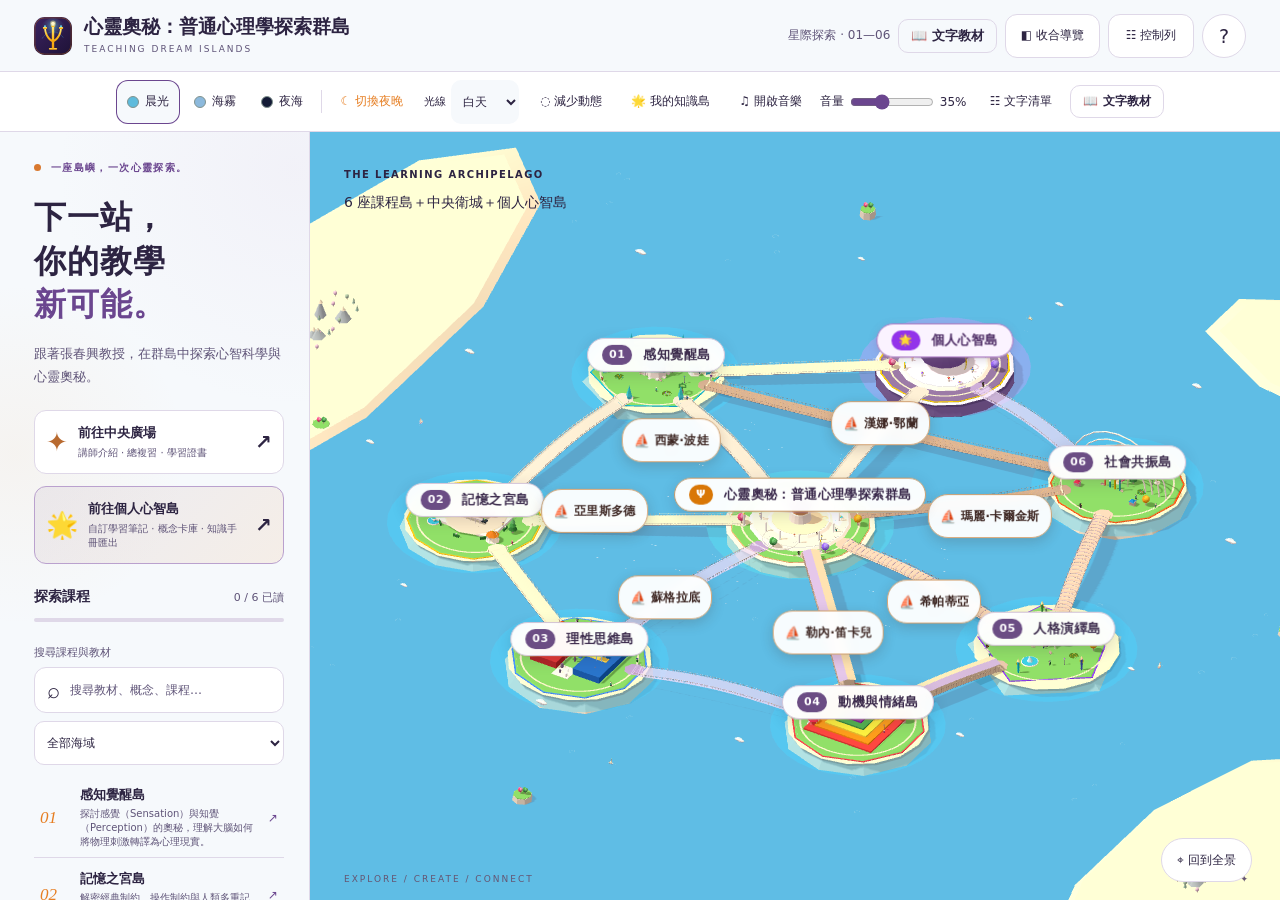
<file: index.html>
<!doctype html>
<html lang="zh-Hant" data-theme="morning">
<head><meta charset="utf-8"><meta name="viewport" content="width=device-width,initial-scale=1"><meta name="theme-color" content="#f6f0e4"><meta name="description" content="心靈奧秘：普通心理學探索群島：教材探索、測驗與學習紀念證書。"><title>心靈奧秘：普通心理學探索群島</title><link rel="icon" href="assets/psi.svg" type="image/svg+xml"><link rel="stylesheet" href="styles.css?v=3.0"><script type="importmap">{"imports":{"three":"./vendor/three.module.js"}}</script><script type="module" src="js/app.mjs?v=3.0"></script></head>
<body>
<a class="skip" href="#course-list">跳到課程清單</a>
<header class="header"><a class="brand" href="./" aria-label="心靈奧秘：普通心理學探索群島首頁"><img src="assets/psi.svg" alt="心理學Ψ象徵標誌" width="38" height="38"><span>心靈奧秘：普通心理學探索群島<small>TEACHING DREAM ISLANDS</small></span></a><div class="header-actions"><span class="edition">星際探索 · 01—06</span><a href="content.html" class="header-link" style="text-decoration:none;color:inherit;padding:7px 12px;border:1px solid var(--line);border-radius:10px;font-size:13px;font-weight:600;display:inline-flex;align-items:center;gap:4px;" title="開啟完整文字教材手冊">📖 文字教材</a><button id="rail-toggle" aria-controls="island-navigation" aria-expanded="true">◧ 導覽列</button><button id="controls-toggle" aria-controls="display-controls" aria-expanded="true">☷ 控制列</button><button id="help" class="icon-button" aria-label="操作說明">?</button></div></header>
<div id="display-controls" class="dock" aria-label="顯示與聲音設定"><div class="theme-switch" role="group" aria-label="底色主題"><button data-theme="morning" aria-pressed="true"><i style="background:#5ebbdc"></i>晨光</button><button data-theme="mist" aria-pressed="false"><i style="background:#8cb9dc"></i>海霧</button><button data-theme="night" aria-pressed="false"><i style="background:#141b36"></i>夜海</button></div><span class="dock-divider"></span><label class="light-label"><span>光線</span><select id="lighting" aria-label="晝夜光線"><option value="day">白天</option><option value="dusk">黃昏</option><option value="night">夜晚</option></select></label><button id="motion" aria-pressed="false">◌ 減少動態</button><button id="personal-toggle" aria-pressed="false">🌟 我的知識島</button><button id="music" aria-pressed="false">♫ 開啟音樂</button><label class="music-volume"><span>音量</span><input id="music-volume" type="range" min="0" max="100" step="1" value="35" aria-label="背景音樂音量"><output id="music-volume-output" for="music-volume">35%</output></label><audio id="background-music" preload="none" loop></audio><button id="list-view">☷ 文字清單</button><a href="content.html" style="text-decoration:none;color:inherit;padding:7px 12px;border:1px solid var(--line);border-radius:10px;font-size:12px;font-weight:600;display:inline-flex;align-items:center;gap:4px;" title="開啟完整文字教材手冊">📖 文字教材</a></div>
<main class="workspace">
<aside class="rail" id="island-navigation"><div class="eyebrow"><span></span> 一座島嶼，一個新發現。</div><h1>下一站，<br>你的教學<span>新可能。</span></h1><p class="intro">從一個好點子，到一套好流程。<br>跟著張春興教授，航向你的 心靈探索群島。</p><button class="center-entry" data-course="center"><span class="entry-symbol">✦</span><span>前往中央廣場<small>講師介紹 · 總複習 · 學習證書</small></span><b>↗</b></button><button class="center-entry personal-entry" id="personal-island-btn" data-personal="true"><span class="entry-symbol">🌟</span><span>前往個人心智島<small>自訂學習筆記 · 概念卡庫 · 知識手冊匯出</small></span><b>↗</b></button>
<div class="rail-heading"><h2>探索課程</h2><span id="read-count">0 / 6 已讀</span></div><div class="progress-track"><span id="progress-fill"></span></div>
<label class="search-label" for="search">搜尋課程與教材</label><div class="search-box"><span aria-hidden="true">⌕</span><input id="search" type="search" placeholder="搜尋教材、概念、課程…" autocomplete="off"></div><label class="sr-only" for="group">篩選海域</label><select id="group"><option value="">全部海域</option><option>知覺與意識</option><option>學習與記憶</option><option>認知與決策</option><option>情意與動力</option><option>特質與發展</option><option>社會與群體</option></select>
<nav id="course-list" aria-label="課程清單" tabindex="-1"><p>正在整理航線…</p></nav><p id="search-status" class="small" role="status"></p><footer class="rail-footer"><span>© 心理學教學團隊 · 島嶼建模參考黃泓諺老師所提供的教學夢幻島技能包與課程群島架構</span></footer></aside>
<section class="map" aria-label="互動 3D 課程群島"><div class="map-heading"><span class="eyebrow">THE LEARNING ARCHIPELAGO</span><p>6 座課程島＋中央衛城＋個人心智島</p></div><div id="scene"><div id="map-status" role="status">正在升起你的教學群島…</div></div><button id="overview" class="overview">⌖ 回到全景</button><div class="map-coordinate" aria-hidden="true">EXPLORE / CREATE / CONNECT <span>✦</span></div></section>
</main>
<div id="panel-scrim" hidden></div><section id="panel" role="dialog" aria-modal="true" aria-labelledby="panel-title" hidden><header class="panel-header"><div><span id="panel-kicker" class="eyebrow"></span><h2 id="panel-title"></h2></div><button id="close-panel" class="icon-button" aria-label="關閉課程面板">✕</button></header><p id="panel-intro"></p><div id="tabs" class="tabs" role="tablist" aria-label="課程內容"></div><div id="panel-content" tabindex="0"></div></section>
<dialog id="help-dialog"><button class="dialog-close icon-button" aria-label="關閉操作說明">✕</button><div id="host-guide" class="header-host" role="note" aria-label="島主張春興教授操作說明"><img src="assets/chang-chun-hsing.webp" alt="張春興教授" width="48" height="48"><p class="host-description">我是島主張春興教授，在島上遇到我，我會隨時回答你問題喔！<small>課程導覽 · 功能說明 · 教材問答</small></p></div><h2>島主張春興教授與操作說明</h2><p>先點一座島聚焦放大，再點主建築閱讀教材與進行測驗；中央島點建築進入可拖曳旋轉的備課室，點室內張春興教授才開廣場教材；轉身點門可回建築外觀。也可從課程清單直接閱讀。右上「導覽列」可收合清單，「控制列」可展開或收起顯示與音樂設定。</p><ul><li>滑鼠拖曳旋轉、滾輪縮放；手機用雙指縮放。</li><li>按 Esc 關閉面板，Tab 移動焦點，Enter 選取。</li><li>全部課程已讀且各課測驗達 75%，即可取得紀念證書。</li><li>進度與姓名儲存在此瀏覽器，可自行匯出JSON備份後在另一裝置匯入；清除瀏覽資料會刪除本機記錄。</li></ul><p class="notice">工具名稱與操作說明依提供教材保留原稿，未另行查證現行版本。</p></dialog>
<dialog id="certificate-dialog"><button class="dialog-close icon-button" aria-label="關閉證書">✕</button><div id="certificate-sheet"></div><div class="certificate-actions"><button id="download-certificate" class="primary">下載證書 PNG</button><button id="print-certificate">列印／另存 PDF</button></div></dialog>
<div id="toast" role="status" aria-live="polite"></div><noscript><div class="noscript">此瀏覽器未啟用 JavaScript。<a href="content.html">開啟完整文字教材</a>。</div></noscript>
</body></html>
</file>
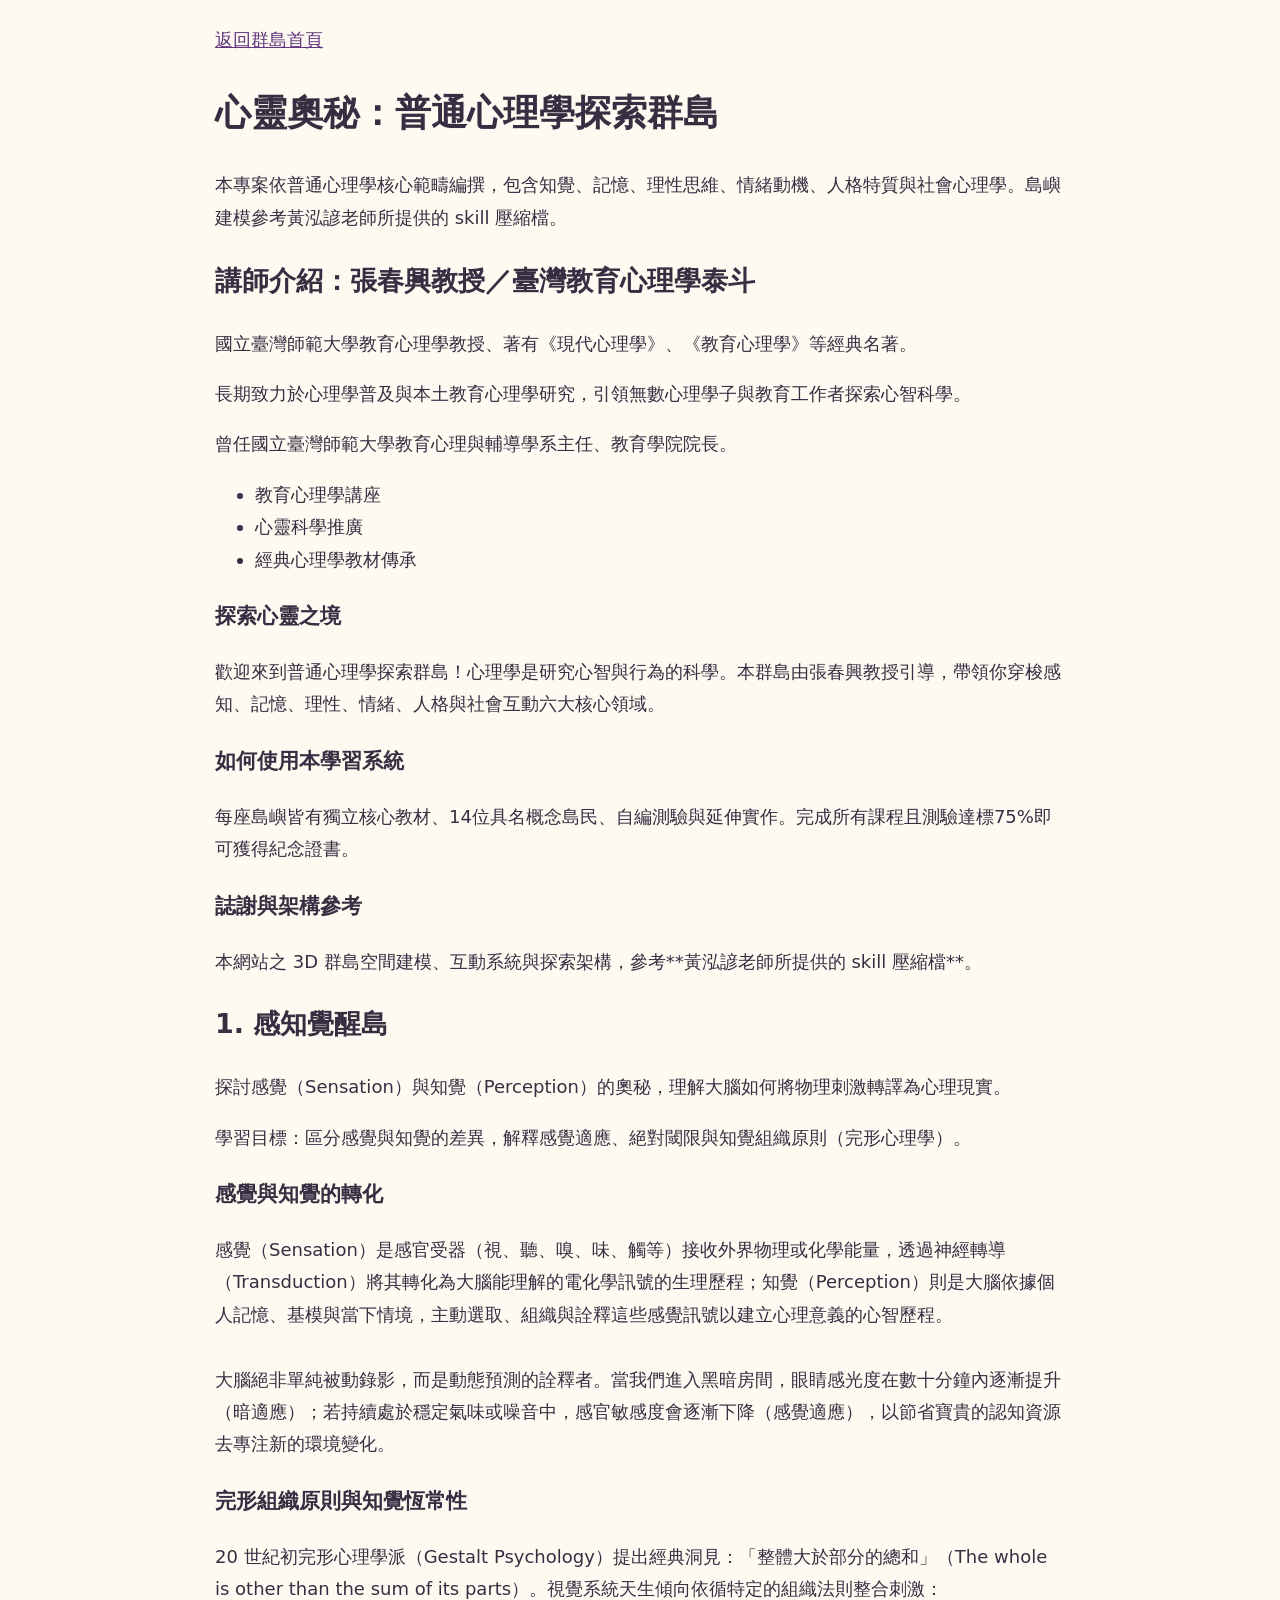
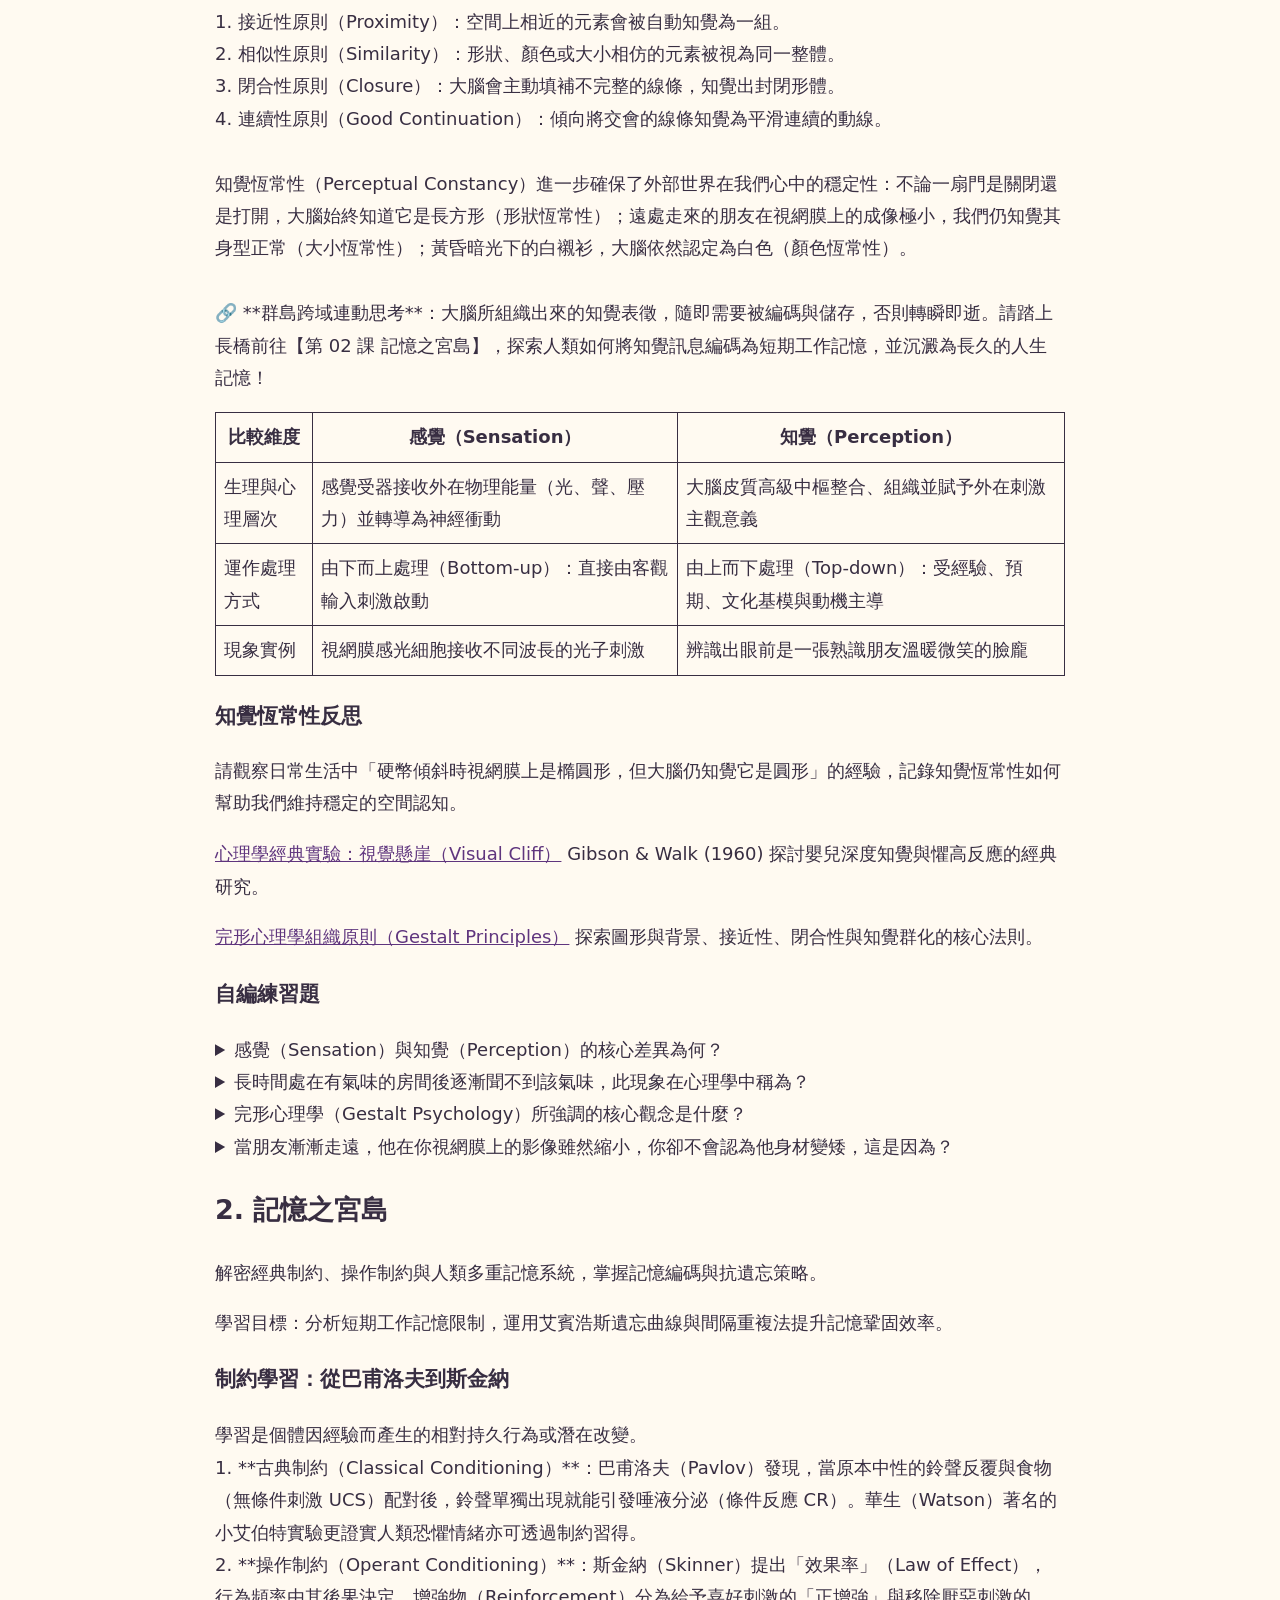
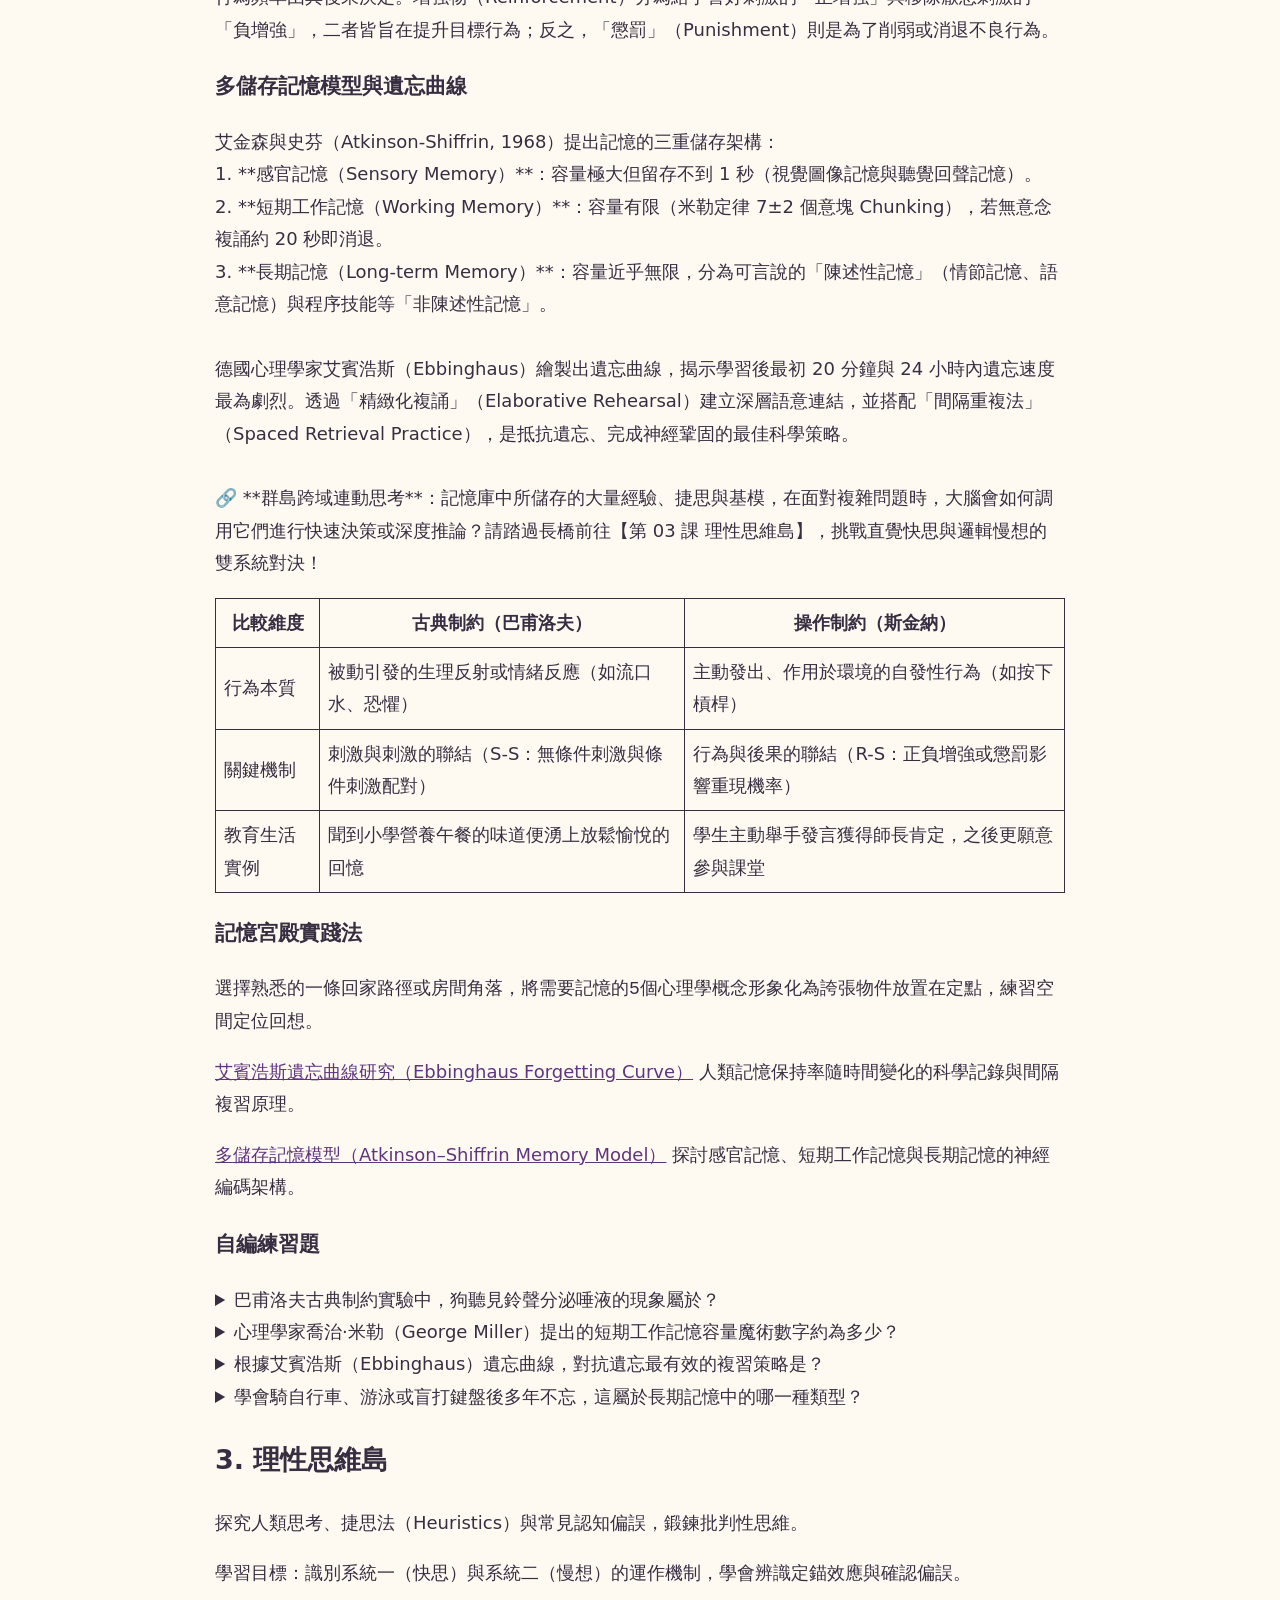
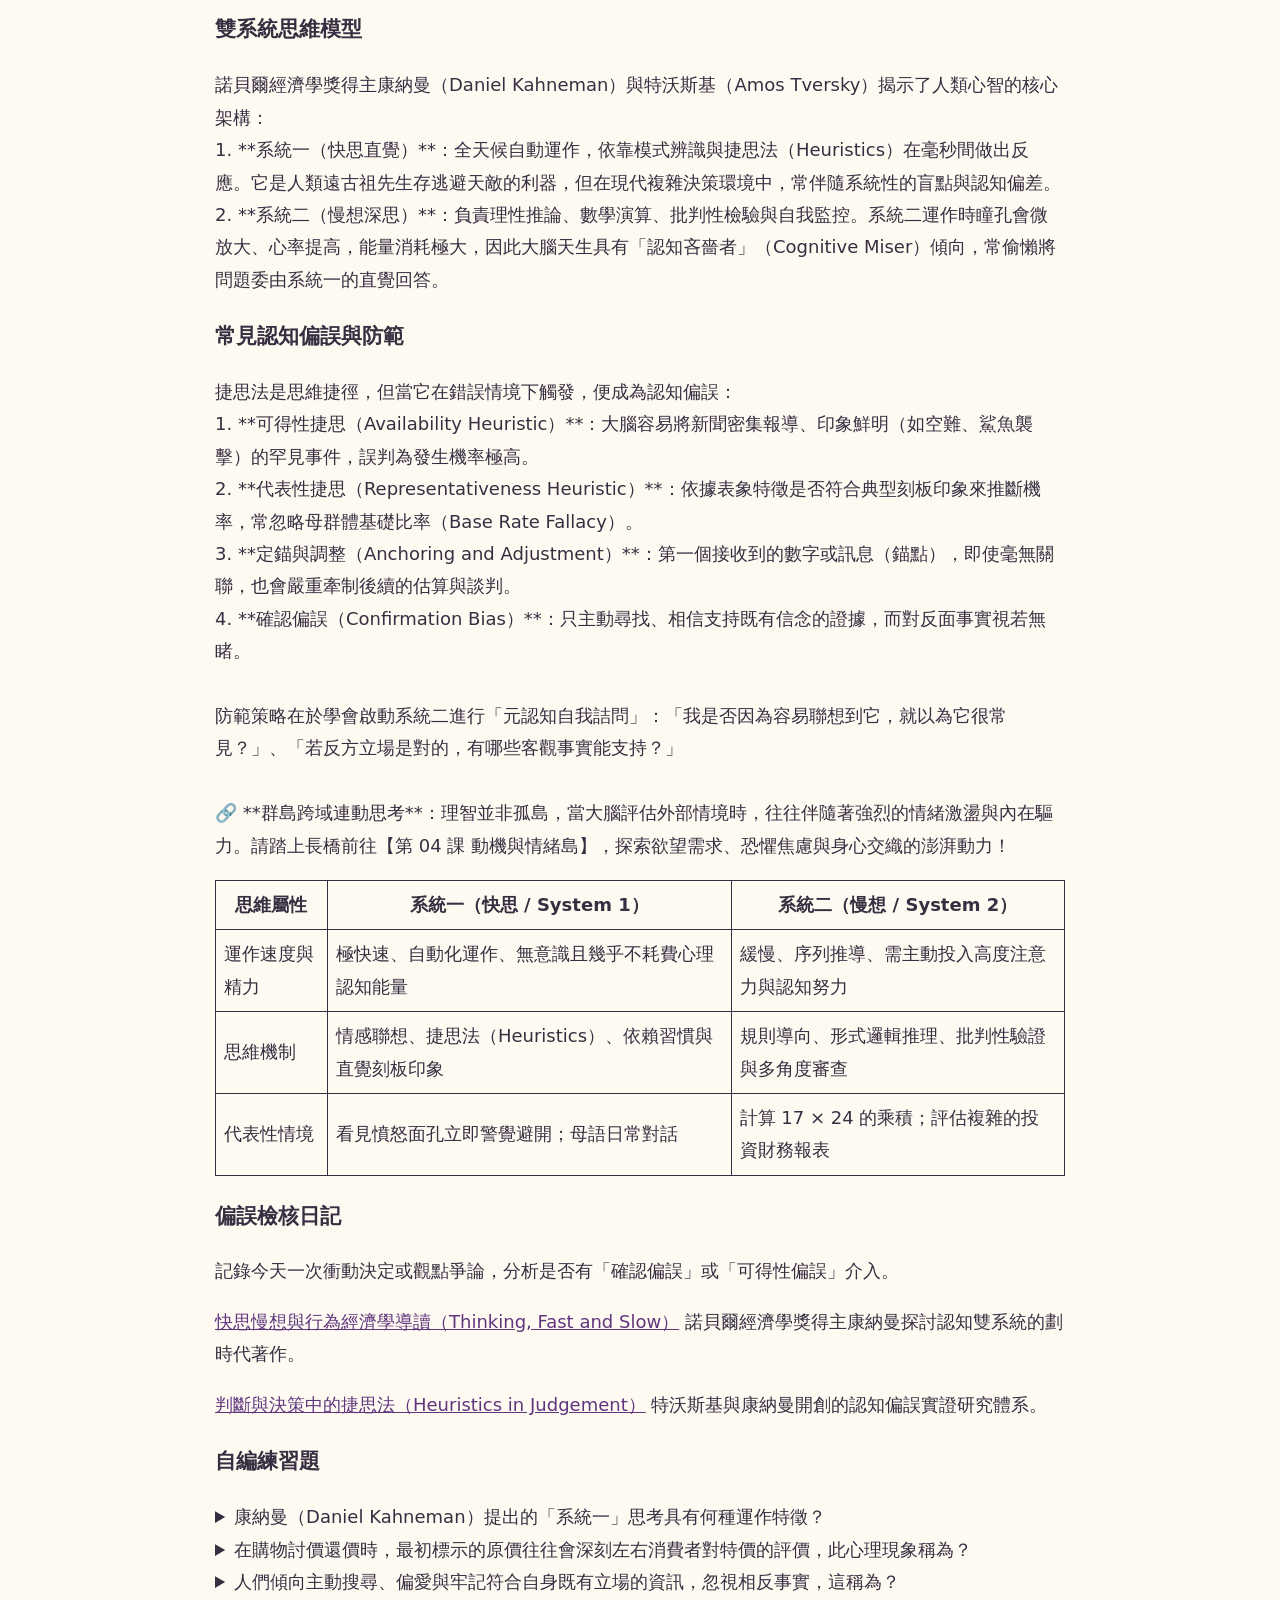
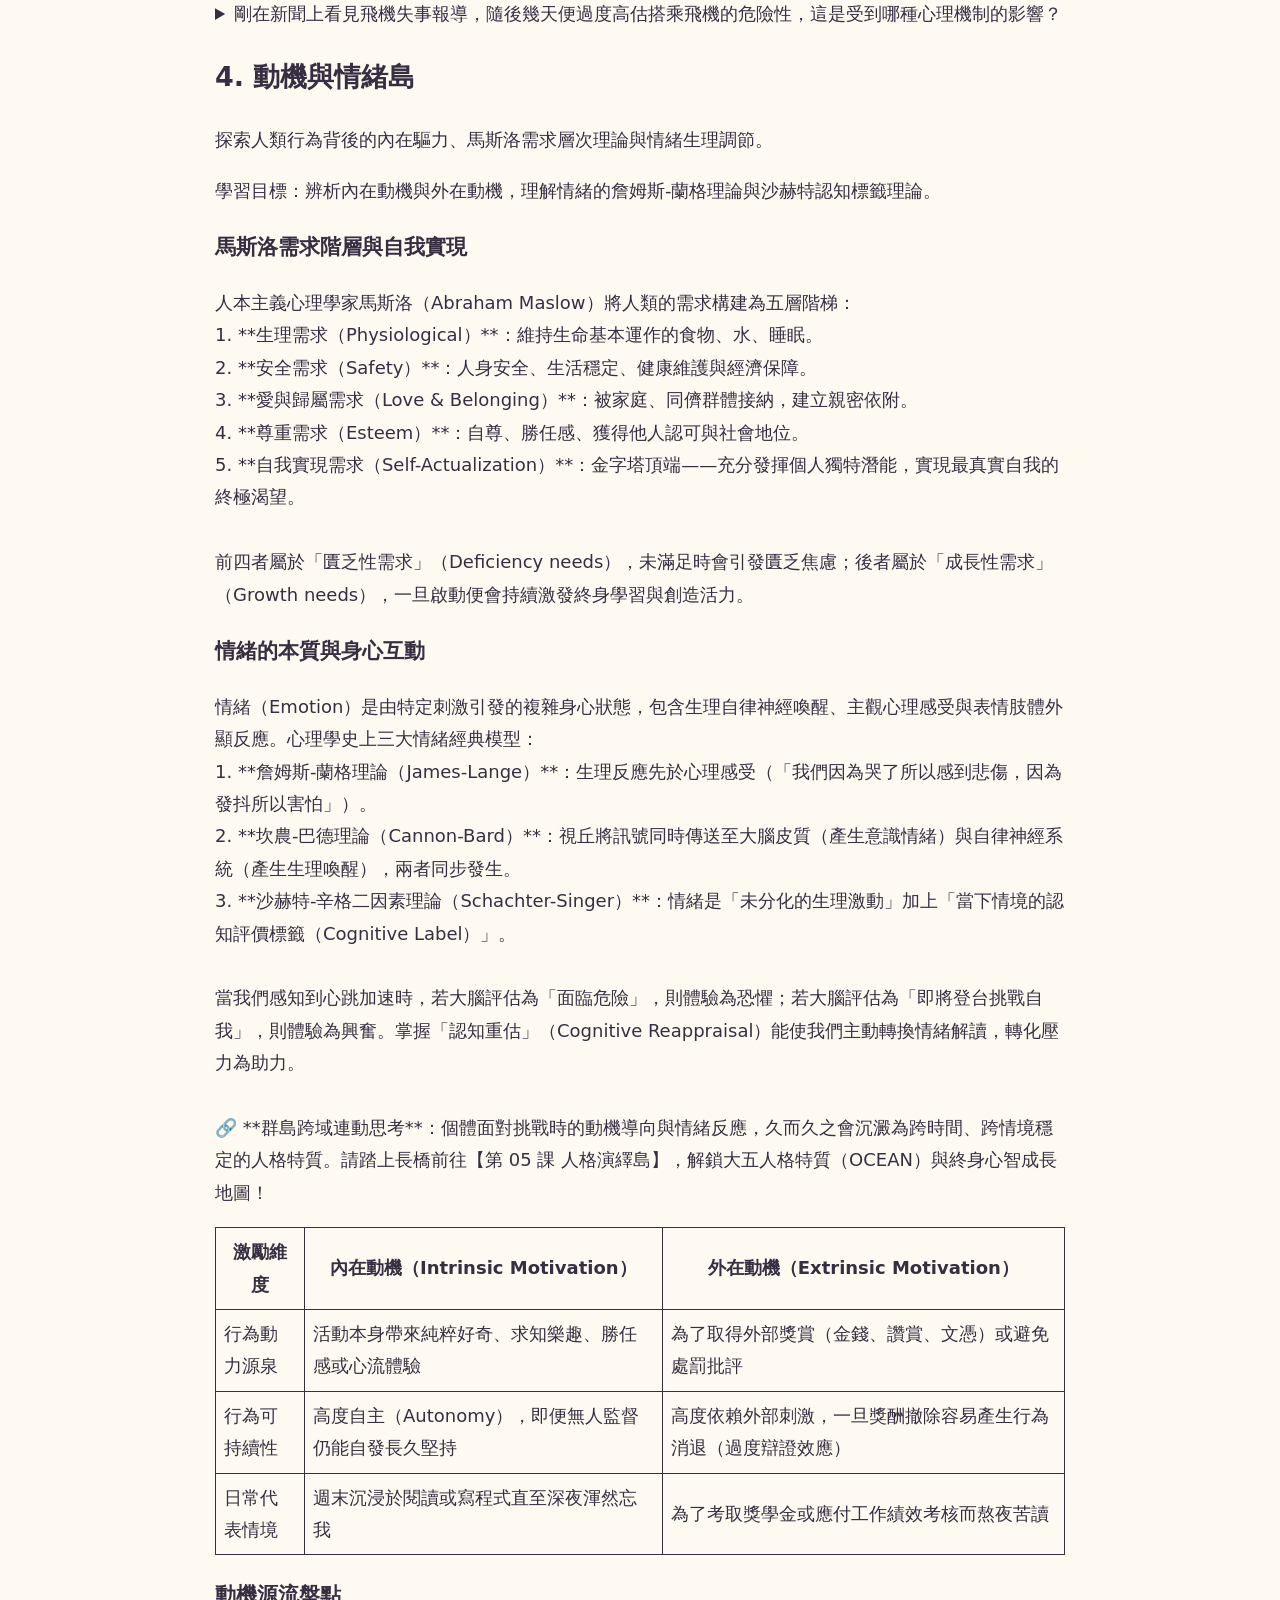
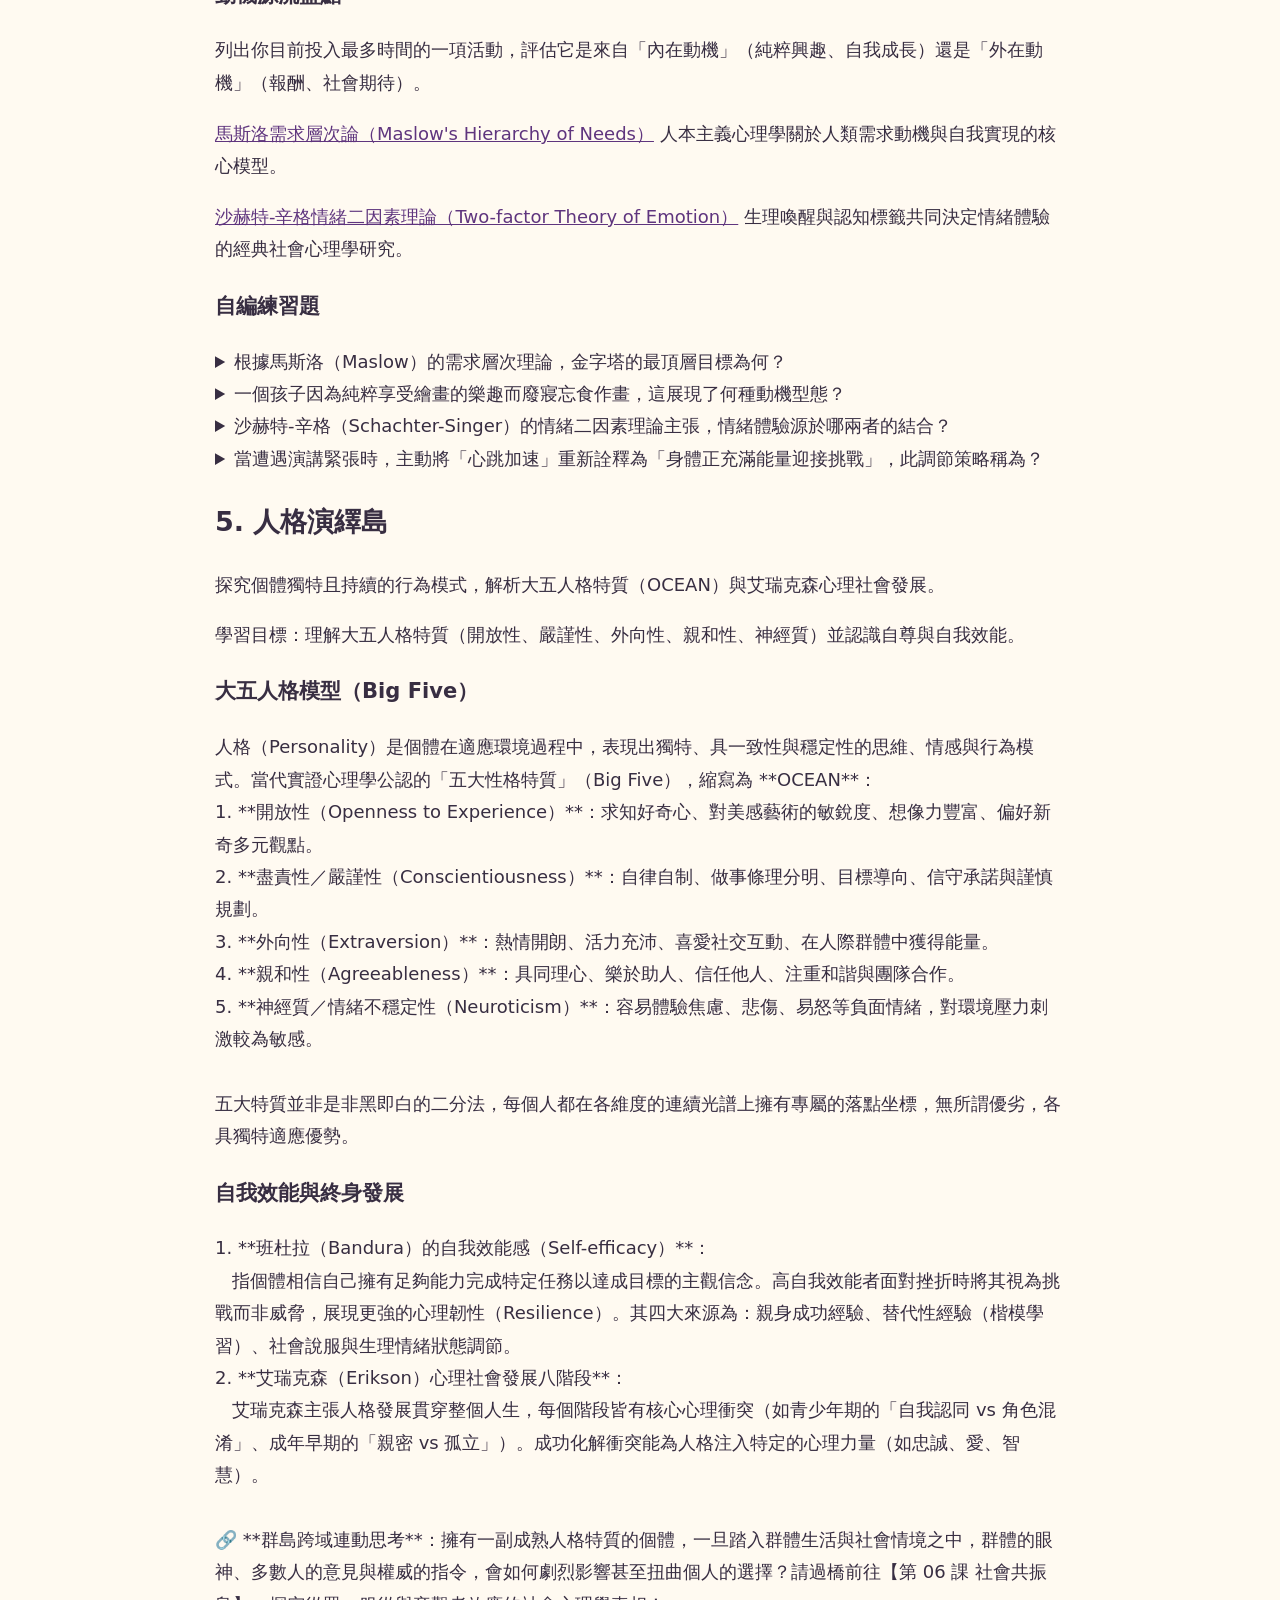
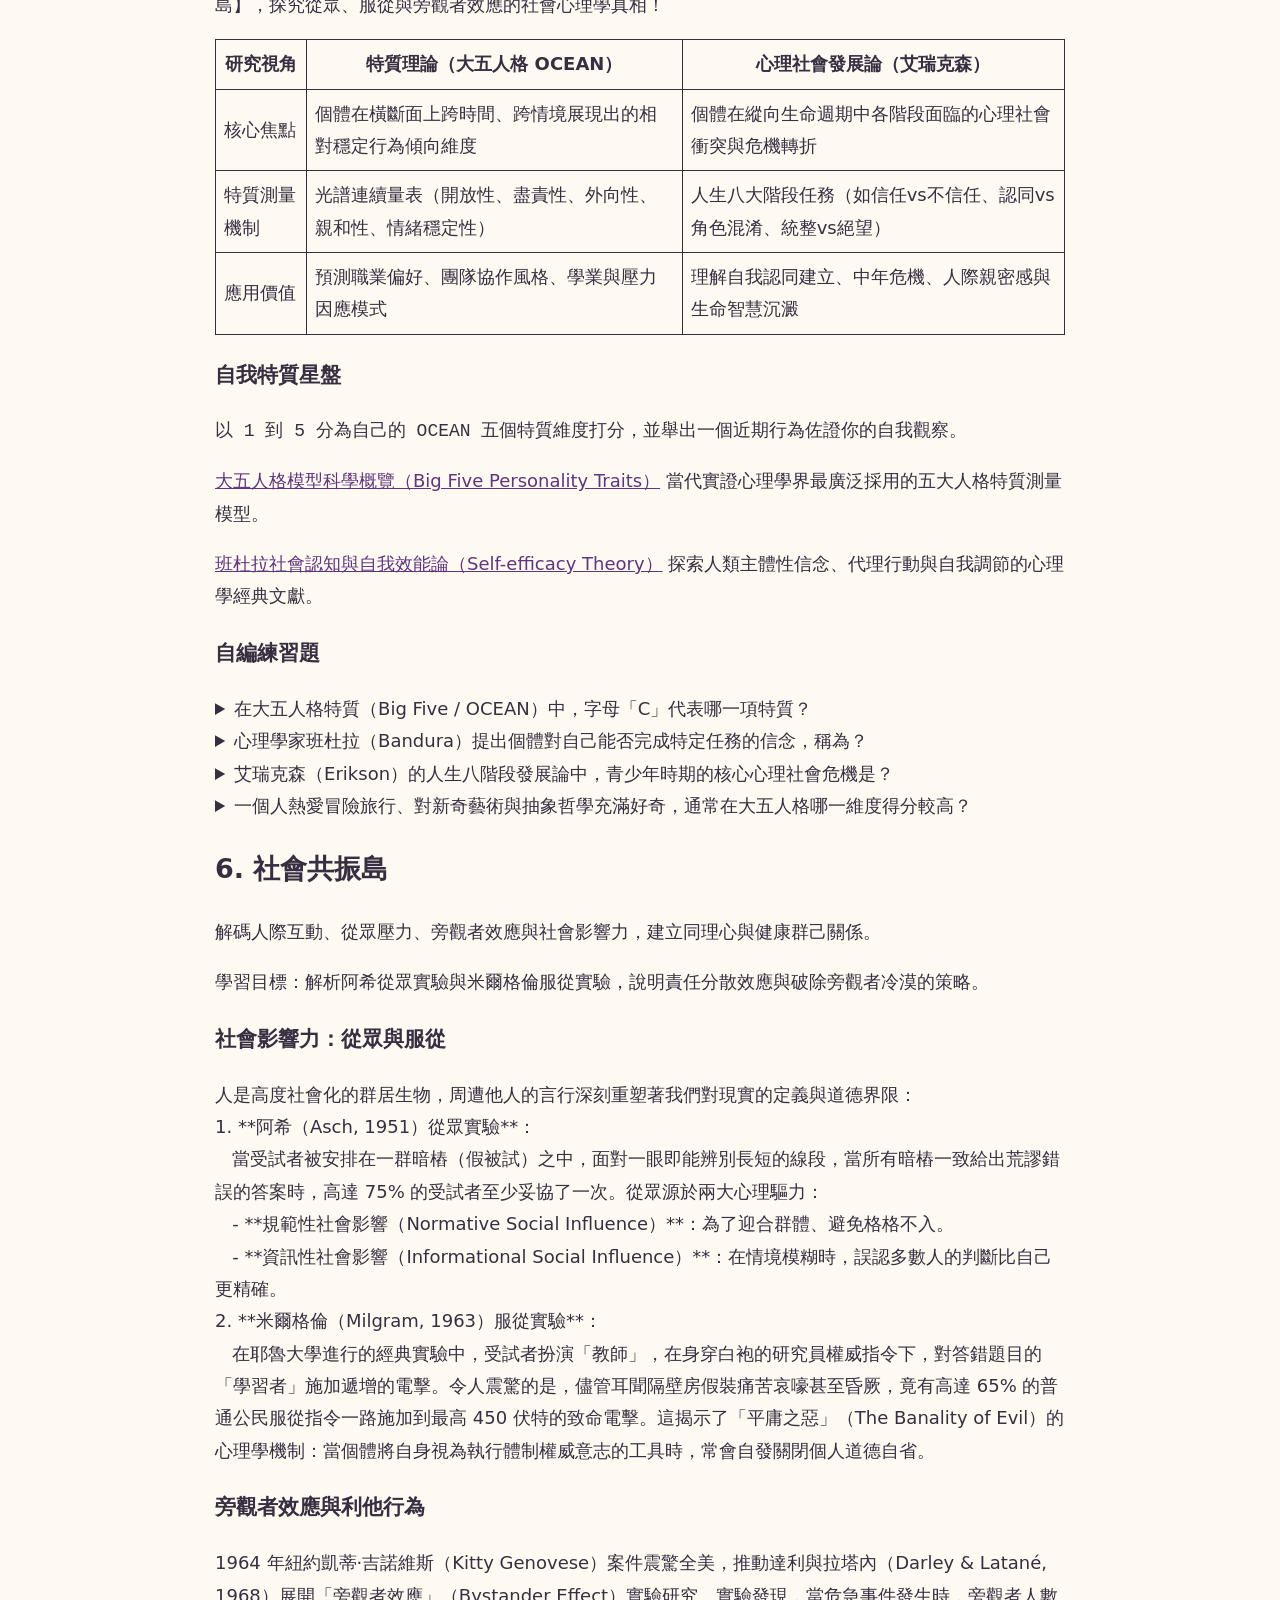
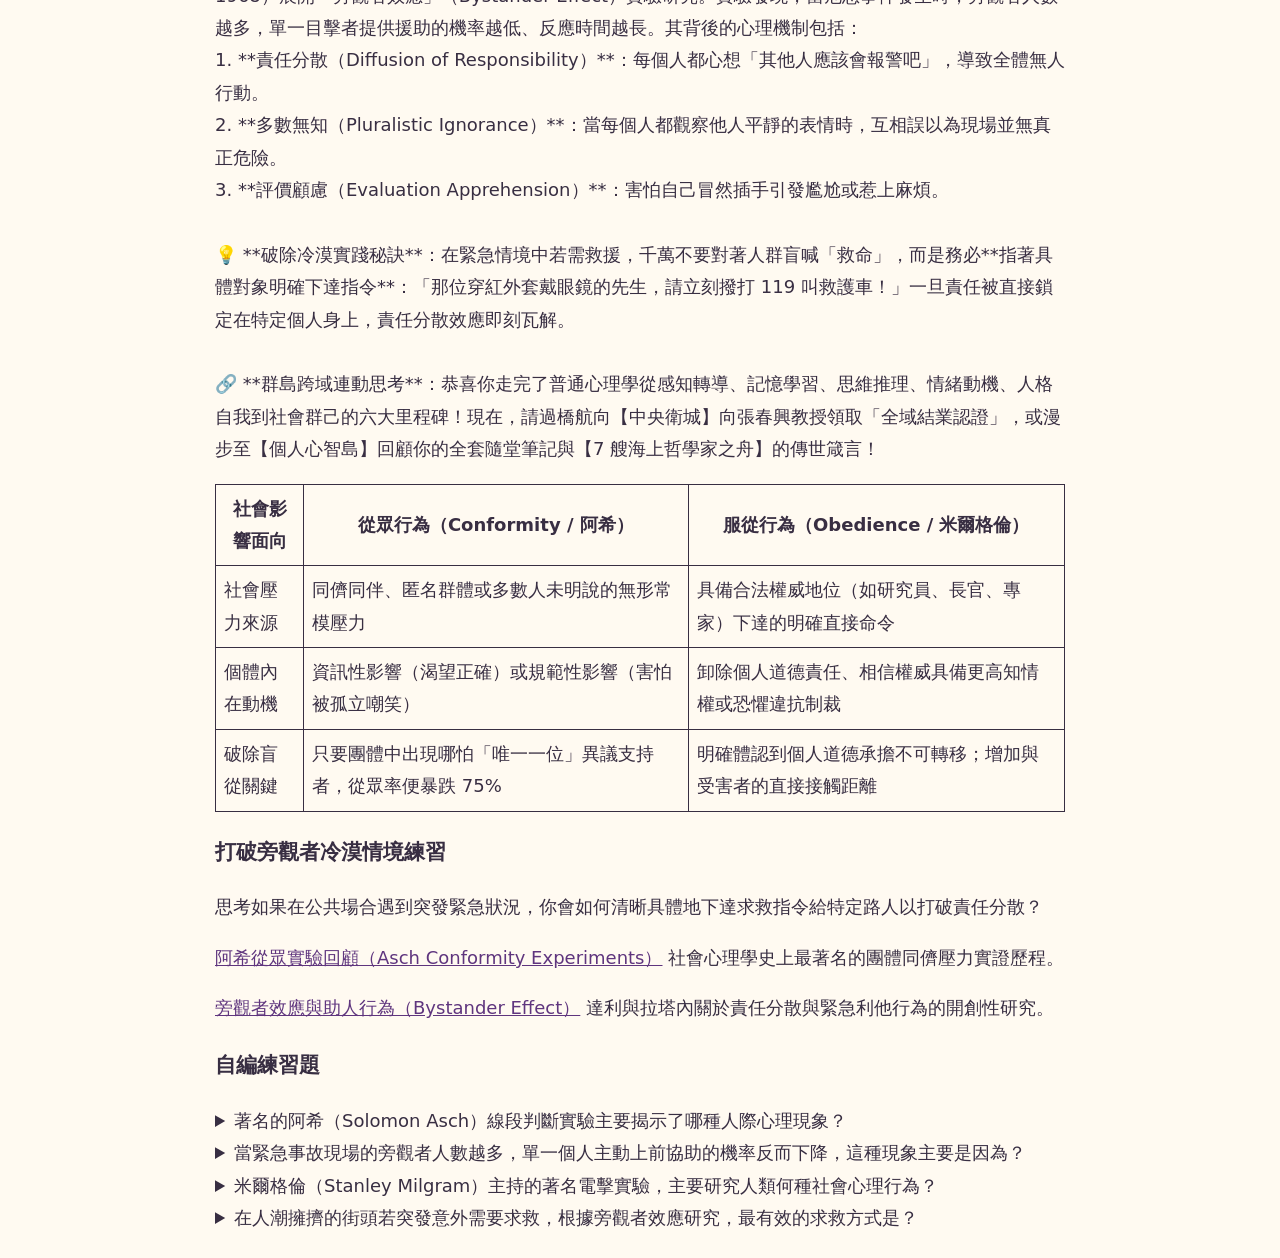
<file: content.html>
<!doctype html><html lang="zh-Hant"><meta charset="utf-8"><meta name="viewport" content="width=device-width,initial-scale=1"><title>完整文字教材｜心靈奧秘：普通心理學探索群島</title><style>body{font:18px/1.8 system-ui;max-width:850px;margin:auto;padding:24px;background:#fffaf1;color:#382e42}pre,p{white-space:pre-wrap;overflow-wrap:anywhere}table{border-collapse:collapse}td,th{border:1px solid;padding:8px}a{color:#5f357e}</style><body><main><a href="./">返回群島首頁</a><h1>心靈奧秘：普通心理學探索群島</h1><p>本專案依普通心理學核心範疇編撰，包含知覺、記憶、理性思維、情緒動機、人格特質與社會心理學。島嶼建模參考黃泓諺老師所提供的 skill 壓縮檔。</p><h2>講師介紹：張春興教授／臺灣教育心理學泰斗</h2><p>國立臺灣師範大學教育心理學教授、著有《現代心理學》、《教育心理學》等經典名著。</p><p>長期致力於心理學普及與本土教育心理學研究，引領無數心理學子與教育工作者探索心智科學。</p><p>曾任國立臺灣師範大學教育心理與輔導學系主任、教育學院院長。</p><ul><li>教育心理學講座</li><li>心靈科學推廣</li><li>經典心理學教材傳承</li></ul><h3>探索心靈之境</h3><p>歡迎來到普通心理學探索群島！心理學是研究心智與行為的科學。本群島由張春興教授引導，帶領你穿梭感知、記憶、理性、情緒、人格與社會互動六大核心領域。</p><h3>如何使用本學習系統</h3><p>每座島嶼皆有獨立核心教材、14位具名概念島民、自編測驗與延伸實作。完成所有課程且測驗達標75%即可獲得紀念證書。</p><h3>誌謝與架構參考</h3><p>本網站之 3D 群島空間建模、互動系統與探索架構，參考**黃泓諺老師所提供的 skill 壓縮檔**。</p><section><h2>1. 感知覺醒島</h2><p>探討感覺（Sensation）與知覺（Perception）的奧秘，理解大腦如何將物理刺激轉譯為心理現實。</p><p>學習目標：區分感覺與知覺的差異，解釋感覺適應、絕對閾限與知覺組織原則（完形心理學）。</p><h3>感覺與知覺的轉化</h3><p>感覺（Sensation）是感官受器（視、聽、嗅、味、觸等）接收外界物理或化學能量，透過神經轉導（Transduction）將其轉化為大腦能理解的電化學訊號的生理歷程；知覺（Perception）則是大腦依據個人記憶、基模與當下情境，主動選取、組織與詮釋這些感覺訊號以建立心理意義的心智歷程。

大腦絕非單純被動錄影，而是動態預測的詮釋者。當我們進入黑暗房間，眼睛感光度在數十分鐘內逐漸提升（暗適應）；若持續處於穩定氣味或噪音中，感官敏感度會逐漸下降（感覺適應），以節省寶貴的認知資源去專注新的環境變化。</p><h3>完形組織原則與知覺恆常性</h3><p>20 世紀初完形心理學派（Gestalt Psychology）提出經典洞見：「整體大於部分的總和」（The whole is other than the sum of its parts）。視覺系統天生傾向依循特定的組織法則整合刺激：
1. 接近性原則（Proximity）：空間上相近的元素會被自動知覺為一組。
2. 相似性原則（Similarity）：形狀、顏色或大小相仿的元素被視為同一整體。
3. 閉合性原則（Closure）：大腦會主動填補不完整的線條，知覺出封閉形體。
4. 連續性原則（Good Continuation）：傾向將交會的線條知覺為平滑連續的動線。

知覺恆常性（Perceptual Constancy）進一步確保了外部世界在我們心中的穩定性：不論一扇門是關閉還是打開，大腦始終知道它是長方形（形狀恆常性）；遠處走來的朋友在視網膜上的成像極小，我們仍知覺其身型正常（大小恆常性）；黃昏暗光下的白襯衫，大腦依然認定為白色（顏色恆常性）。

🔗 **群島跨域連動思考**：大腦所組織出來的知覺表徵，隨即需要被編碼與儲存，否則轉瞬即逝。請踏上長橋前往【第 02 課 記憶之宮島】，探索人類如何將知覺訊息編碼為短期工作記憶，並沉澱為長久的人生記憶！</p><table><thead><tr><th>比較維度</th><th>感覺（Sensation）</th><th>知覺（Perception）</th></tr></thead><tbody><tr><td>生理與心理層次</td><td>感覺受器接收外在物理能量（光、聲、壓力）並轉導為神經衝動</td><td>大腦皮質高級中樞整合、組織並賦予外在刺激主觀意義</td></tr><tr><td>運作處理方式</td><td>由下而上處理（Bottom-up）：直接由客觀輸入刺激啟動</td><td>由上而下處理（Top-down）：受經驗、預期、文化基模與動機主導</td></tr><tr><td>現象實例</td><td>視網膜感光細胞接收不同波長的光子刺激</td><td>辨識出眼前是一張熟識朋友溫暖微笑的臉龐</td></tr></tbody></table><h3>知覺恆常性反思</h3><pre>請觀察日常生活中「硬幣傾斜時視網膜上是橢圓形，但大腦仍知覺它是圓形」的經驗，記錄知覺恆常性如何幫助我們維持穩定的空間認知。</pre><p><a href="https://en.wikipedia.org/wiki/Visual_cliff" target="_blank" rel="noopener noreferrer">心理學經典實驗：視覺懸崖（Visual Cliff）</a> Gibson &amp; Walk (1960) 探討嬰兒深度知覺與懼高反應的經典研究。</p><p><a href="https://en.wikipedia.org/wiki/Gestalt_psychology" target="_blank" rel="noopener noreferrer">完形心理學組織原則（Gestalt Principles）</a> 探索圖形與背景、接近性、閉合性與知覺群化的核心法則。</p><h3>自編練習題</h3><details><summary>感覺（Sensation）與知覺（Perception）的核心差異為何？</summary><ol><li>感覺是接收物理刺激，知覺是大腦組織詮釋訊息</li><li>知覺只發生在眼球，感覺發生在大腦皮質</li><li>兩者毫無差異，皆為反射行為</li><li>感覺由意識控制，知覺純屬潛意識反應</li></ol><p>正確答案：感覺是接收物理刺激，知覺是大腦組織詮釋訊息<br>感覺著重於受器接收外界物理能量轉為神經衝動；知覺則是大腦對這些訊號進行選擇、整合與詮釋的認知歷程。</p></details><details><summary>長時間處在有氣味的房間後逐漸聞不到該氣味，此現象在心理學中稱為？</summary><ol><li>感覺適應（Sensory Adaptation）</li><li>知覺恆常性</li><li>完形組織法則</li><li>條件反射消退</li></ol><p>正確答案：感覺適應（Sensory Adaptation）<br>感覺適應是指感官受器受到持續且不變的刺激時，感受性逐漸下降的生理與心理調適機制。</p></details><details><summary>完形心理學（Gestalt Psychology）所強調的核心觀念是什麼？</summary><ol><li>整體大於部分的總和</li><li>人類行為完全由潛意識驅力主導</li><li>刺激與反應之間只有機械式連結</li><li>知覺是由獨立元素被動相加而成</li></ol><p>正確答案：整體大於部分的總和<br>完形心理學家指出，個體在知覺時會主動將零散刺激組織成有意義的整體結構，而非單純的元素拼貼。</p></details><details><summary>當朋友漸漸走遠，他在你視網膜上的影像雖然縮小，你卻不會認為他身材變矮，這是因為？</summary><ol><li>大小恆常性（Size Constancy）</li><li>雙眼視差</li><li>感覺適應</li><li>錯覺誘發</li></ol><p>正確答案：大小恆常性（Size Constancy）<br>大小恆常性是指在視網膜成像大小隨距離改變時，大腦能結合距離線索，依舊知覺物體保持原本大小的特性。</p></details></section><section><h2>2. 記憶之宮島</h2><p>解密經典制約、操作制約與人類多重記憶系統，掌握記憶編碼與抗遺忘策略。</p><p>學習目標：分析短期工作記憶限制，運用艾賓浩斯遺忘曲線與間隔重複法提升記憶鞏固效率。</p><h3>制約學習：從巴甫洛夫到斯金納</h3><p>學習是個體因經驗而產生的相對持久行為或潛在改變。
1. **古典制約（Classical Conditioning）**：巴甫洛夫（Pavlov）發現，當原本中性的鈴聲反覆與食物（無條件刺激 UCS）配對後，鈴聲單獨出現就能引發唾液分泌（條件反應 CR）。華生（Watson）著名的小艾伯特實驗更證實人類恐懼情緒亦可透過制約習得。
2. **操作制約（Operant Conditioning）**：斯金納（Skinner）提出「效果率」（Law of Effect），行為頻率由其後果決定。增強物（Reinforcement）分為給予喜好刺激的「正增強」與移除厭惡刺激的「負增強」，二者皆旨在提升目標行為；反之，「懲罰」（Punishment）則是為了削弱或消退不良行為。</p><h3>多儲存記憶模型與遺忘曲線</h3><p>艾金森與史芬（Atkinson-Shiffrin, 1968）提出記憶的三重儲存架構：
1. **感官記憶（Sensory Memory）**：容量極大但留存不到 1 秒（視覺圖像記憶與聽覺回聲記憶）。
2. **短期工作記憶（Working Memory）**：容量有限（米勒定律 7±2 個意塊 Chunking），若無意念複誦約 20 秒即消退。
3. **長期記憶（Long-term Memory）**：容量近乎無限，分為可言說的「陳述性記憶」（情節記憶、語意記憶）與程序技能等「非陳述性記憶」。

德國心理學家艾賓浩斯（Ebbinghaus）繪製出遺忘曲線，揭示學習後最初 20 分鐘與 24 小時內遺忘速度最為劇烈。透過「精緻化複誦」（Elaborative Rehearsal）建立深層語意連結，並搭配「間隔重複法」（Spaced Retrieval Practice），是抵抗遺忘、完成神經鞏固的最佳科學策略。

🔗 **群島跨域連動思考**：記憶庫中所儲存的大量經驗、捷思與基模，在面對複雜問題時，大腦會如何調用它們進行快速決策或深度推論？請踏過長橋前往【第 03 課 理性思維島】，挑戰直覺快思與邏輯慢想的雙系統對決！</p><table><thead><tr><th>比較維度</th><th>古典制約（巴甫洛夫）</th><th>操作制約（斯金納）</th></tr></thead><tbody><tr><td>行為本質</td><td>被動引發的生理反射或情緒反應（如流口水、恐懼）</td><td>主動發出、作用於環境的自發性行為（如按下槓桿）</td></tr><tr><td>關鍵機制</td><td>刺激與刺激的聯結（S-S：無條件刺激與條件刺激配對）</td><td>行為與後果的聯結（R-S：正負增強或懲罰影響重現機率）</td></tr><tr><td>教育生活實例</td><td>聞到小學營養午餐的味道便湧上放鬆愉悅的回憶</td><td>學生主動舉手發言獲得師長肯定，之後更願意參與課堂</td></tr></tbody></table><h3>記憶宮殿實踐法</h3><pre>選擇熟悉的一條回家路徑或房間角落，將需要記憶的5個心理學概念形象化為誇張物件放置在定點，練習空間定位回想。</pre><p><a href="https://en.wikipedia.org/wiki/Forgetting_curve" target="_blank" rel="noopener noreferrer">艾賓浩斯遺忘曲線研究（Ebbinghaus Forgetting Curve）</a> 人類記憶保持率隨時間變化的科學記錄與間隔複習原理。</p><p><a href="https://en.wikipedia.org/wiki/Atkinson%E2%80%93Shiffrin_memory_model" target="_blank" rel="noopener noreferrer">多儲存記憶模型（Atkinson–Shiffrin Memory Model）</a> 探討感官記憶、短期工作記憶與長期記憶的神經編碼架構。</p><h3>自編練習題</h3><details><summary>巴甫洛夫古典制約實驗中，狗聽見鈴聲分泌唾液的現象屬於？</summary><ol><li>條件反應（Conditioned Response）</li><li>無條件反應</li><li>操作性行為</li><li>自發性知覺</li></ol><p>正確答案：條件反應（Conditioned Response）<br>唾液分泌原本是對食物（無條件刺激）的非條件反應，經由與鈴聲配對後，對鈴聲所產生的反應即稱為條件反應。</p></details><details><summary>心理學家喬治·米勒（George Miller）提出的短期工作記憶容量魔術數字約為多少？</summary><ol><li>7 ± 2 個組塊（Chunks）</li><li>15 ± 3 個組塊</li><li>3 ± 1 個組塊</li><li>無限制容量</li></ol><p>正確答案：7 ± 2 個組塊（Chunks）<br>米勒在 1956 年提出人類短期記憶一般可同時維持 5 到 9 個（7±2）有意義的組塊（chunks）。</p></details><details><summary>根據艾賓浩斯（Ebbinghaus）遺忘曲線，對抗遺忘最有效的複習策略是？</summary><ol><li>在記憶流失初期進行間隔重複（Spaced Repetition）</li><li>在考前前一晚一次性死記硬背</li><li>只閱讀一次不再重複</li><li>依賴潛意識在睡眠中自動記憶</li></ol><p>正確答案：在記憶流失初期進行間隔重複（Spaced Repetition）<br>遺忘曲線顯示遺忘在學習完成後幾小時至數天內速度最快，因此在各個間隔點主動提取複習可大幅鞏固神經突觸連結。</p></details><details><summary>學會騎自行車、游泳或盲打鍵盤後多年不忘，這屬於長期記憶中的哪一種類型？</summary><ol><li>程序性記憶（Procedural Memory）</li><li>語意記憶（Semantic Memory）</li><li>情節記憶（Episodic Memory）</li><li>短期感官記憶</li></ol><p>正確答案：程序性記憶（Procedural Memory）<br>程序性記憶屬於非陳述性（隱性）記憶，涉及動作技能與行為序列的自動化執行，難以用語言完整描述但持久不易遺忘。</p></details></section><section><h2>3. 理性思維島</h2><p>探究人類思考、捷思法（Heuristics）與常見認知偏誤，鍛鍊批判性思維。</p><p>學習目標：識別系統一（快思）與系統二（慢想）的運作機制，學會辨識定錨效應與確認偏誤。</p><h3>雙系統思維模型</h3><p>諾貝爾經濟學獎得主康納曼（Daniel Kahneman）與特沃斯基（Amos Tversky）揭示了人類心智的核心架構：
1. **系統一（快思直覺）**：全天候自動運作，依靠模式辨識與捷思法（Heuristics）在毫秒間做出反應。它是人類遠古祖先生存逃避天敵的利器，但在現代複雜決策環境中，常伴隨系統性的盲點與認知偏差。
2. **系統二（慢想深思）**：負責理性推論、數學演算、批判性檢驗與自我監控。系統二運作時瞳孔會微放大、心率提高，能量消耗極大，因此大腦天生具有「認知吝嗇者」（Cognitive Miser）傾向，常偷懶將問題委由系統一的直覺回答。</p><h3>常見認知偏誤與防範</h3><p>捷思法是思維捷徑，但當它在錯誤情境下觸發，便成為認知偏誤：
1. **可得性捷思（Availability Heuristic）**：大腦容易將新聞密集報導、印象鮮明（如空難、鯊魚襲擊）的罕見事件，誤判為發生機率極高。
2. **代表性捷思（Representativeness Heuristic）**：依據表象特徵是否符合典型刻板印象來推斷機率，常忽略母群體基礎比率（Base Rate Fallacy）。
3. **定錨與調整（Anchoring and Adjustment）**：第一個接收到的數字或訊息（錨點），即使毫無關聯，也會嚴重牽制後續的估算與談判。
4. **確認偏誤（Confirmation Bias）**：只主動尋找、相信支持既有信念的證據，而對反面事實視若無睹。

防範策略在於學會啟動系統二進行「元認知自我詰問」：「我是否因為容易聯想到它，就以為它很常見？」、「若反方立場是對的，有哪些客觀事實能支持？」

🔗 **群島跨域連動思考**：理智並非孤島，當大腦評估外部情境時，往往伴隨著強烈的情緒激盪與內在驅力。請踏上長橋前往【第 04 課 動機與情緒島】，探索欲望需求、恐懼焦慮與身心交織的澎湃動力！</p><table><thead><tr><th>思維屬性</th><th>系統一（快思 / System 1）</th><th>系統二（慢想 / System 2）</th></tr></thead><tbody><tr><td>運作速度與精力</td><td>極快速、自動化運作、無意識且幾乎不耗費心理認知能量</td><td>緩慢、序列推導、需主動投入高度注意力與認知努力</td></tr><tr><td>思維機制</td><td>情感聯想、捷思法（Heuristics）、依賴習慣與直覺刻板印象</td><td>規則導向、形式邏輯推理、批判性驗證與多角度審查</td></tr><tr><td>代表性情境</td><td>看見憤怒面孔立即警覺避開；母語日常對話</td><td>計算 17 × 24 的乘積；評估複雜的投資財務報表</td></tr></tbody></table><h3>偏誤檢核日記</h3><pre>記錄今天一次衝動決定或觀點爭論，分析是否有「確認偏誤」或「可得性偏誤」介入。</pre><p><a href="https://en.wikipedia.org/wiki/Thinking,_Fast_and_Slow" target="_blank" rel="noopener noreferrer">快思慢想與行為經濟學導讀（Thinking, Fast and Slow）</a> 諾貝爾經濟學獎得主康納曼探討認知雙系統的劃時代著作。</p><p><a href="https://en.wikipedia.org/wiki/Heuristics_in_judgment_and_decision-making" target="_blank" rel="noopener noreferrer">判斷與決策中的捷思法（Heuristics in Judgement）</a> 特沃斯基與康納曼開創的認知偏誤實證研究體系。</p><h3>自編練習題</h3><details><summary>康納曼（Daniel Kahneman）提出的「系統一」思考具有何種運作特徵？</summary><ol><li>快速、自動化且高度仰賴直覺經驗</li><li>緩慢、費力且遵循嚴密形式邏輯</li><li>需要高度注意力與主動意志力</li><li>專門負責複雜數學運算</li></ol><p>正確答案：快速、自動化且高度仰賴直覺經驗<br>系統一宛如大腦的自動駕駛模式，能快速做出日常反應與直覺推斷，但容易受啟發式捷思的盲點誤導。</p></details><details><summary>在購物討價還價時，最初標示的原價往往會深刻左右消費者對特價的評價，此心理現象稱為？</summary><ol><li>定錨效應（Anchoring Effect）</li><li>後見之明偏誤</li><li>光環效應</li><li>稟賦效應</li></ol><p>正確答案：定錨效應（Anchoring Effect）<br>定錨效應是指人在決策過程中，過度仰賴接收到的第一筆資訊（錨點），即使該數字可能不客觀甚至隨機。</p></details><details><summary>人們傾向主動搜尋、偏愛與牢記符合自身既有立場的資訊，忽視相反事實，這稱為？</summary><ol><li>確認偏誤（Confirmation Bias）</li><li>代表性捷思</li><li>基本歸因謬誤</li><li>自我設限</li></ol><p>正確答案：確認偏誤（Confirmation Bias）<br>確認偏誤會讓大腦主動濾除不同觀點的資訊，導致立場極化與回音室效應，是批判思維最大的敵人。</p></details><details><summary>剛在新聞上看見飛機失事報導，隨後幾天便過度高估搭乘飛機的危險性，這是受到哪種心理機制的影響？</summary><ol><li>可得性捷思（Availability Heuristic）</li><li>沉沒成本效應</li><li>賭徒謬誤</li><li>過度自信偏誤</li></ol><p>正確答案：可得性捷思（Availability Heuristic）<br>可得性捷思使人傾向依賴記憶中最容易被提取或鮮明的實例（如近期震撼新聞）來評估事件發生的客觀機率。</p></details></section><section><h2>4. 動機與情緒島</h2><p>探索人類行為背後的內在驅力、馬斯洛需求層次理論與情緒生理調節。</p><p>學習目標：辨析內在動機與外在動機，理解情緒的詹姆斯-蘭格理論與沙赫特認知標籤理論。</p><h3>馬斯洛需求階層與自我實現</h3><p>人本主義心理學家馬斯洛（Abraham Maslow）將人類的需求構建為五層階梯：
1. **生理需求（Physiological）**：維持生命基本運作的食物、水、睡眠。
2. **安全需求（Safety）**：人身安全、生活穩定、健康維護與經濟保障。
3. **愛與歸屬需求（Love &amp; Belonging）**：被家庭、同儕群體接納，建立親密依附。
4. **尊重需求（Esteem）**：自尊、勝任感、獲得他人認可與社會地位。
5. **自我實現需求（Self-Actualization）**：金字塔頂端——充分發揮個人獨特潛能，實現最真實自我的終極渴望。

前四者屬於「匱乏性需求」（Deficiency needs），未滿足時會引發匱乏焦慮；後者屬於「成長性需求」（Growth needs），一旦啟動便會持續激發終身學習與創造活力。</p><h3>情緒的本質與身心互動</h3><p>情緒（Emotion）是由特定刺激引發的複雜身心狀態，包含生理自律神經喚醒、主觀心理感受與表情肢體外顯反應。心理學史上三大情緒經典模型：
1. **詹姆斯-蘭格理論（James-Lange）**：生理反應先於心理感受（「我們因為哭了所以感到悲傷，因為發抖所以害怕」）。
2. **坎農-巴德理論（Cannon-Bard）**：視丘將訊號同時傳送至大腦皮質（產生意識情緒）與自律神經系統（產生生理喚醒），兩者同步發生。
3. **沙赫特-辛格二因素理論（Schachter-Singer）**：情緒是「未分化的生理激動」加上「當下情境的認知評價標籤（Cognitive Label）」。

當我們感知到心跳加速時，若大腦評估為「面臨危險」，則體驗為恐懼；若大腦評估為「即將登台挑戰自我」，則體驗為興奮。掌握「認知重估」（Cognitive Reappraisal）能使我們主動轉換情緒解讀，轉化壓力為助力。

🔗 **群島跨域連動思考**：個體面對挑戰時的動機導向與情緒反應，久而久之會沉澱為跨時間、跨情境穩定的人格特質。請踏上長橋前往【第 05 課 人格演繹島】，解鎖大五人格特質（OCEAN）與終身心智成長地圖！</p><table><thead><tr><th>激勵維度</th><th>內在動機（Intrinsic Motivation）</th><th>外在動機（Extrinsic Motivation）</th></tr></thead><tbody><tr><td>行為動力源泉</td><td>活動本身帶來純粹好奇、求知樂趣、勝任感或心流體驗</td><td>為了取得外部獎賞（金錢、讚賞、文憑）或避免處罰批評</td></tr><tr><td>行為可持續性</td><td>高度自主（Autonomy），即便無人監督仍能自發長久堅持</td><td>高度依賴外部刺激，一旦獎酬撤除容易產生行為消退（過度辯證效應）</td></tr><tr><td>日常代表情境</td><td>週末沉浸於閱讀或寫程式直至深夜渾然忘我</td><td>為了考取獎學金或應付工作績效考核而熬夜苦讀</td></tr></tbody></table><h3>動機源流盤點</h3><pre>列出你目前投入最多時間的一項活動，評估它是來自「內在動機」（純粹興趣、自我成長）還是「外在動機」（報酬、社會期待）。</pre><p><a href="https://en.wikipedia.org/wiki/Maslow%27s_hierarchy_of_needs" target="_blank" rel="noopener noreferrer">馬斯洛需求層次論（Maslow&#39;s Hierarchy of Needs）</a> 人本主義心理學關於人類需求動機與自我實現的核心模型。</p><p><a href="https://en.wikipedia.org/wiki/Two-factor_theory_of_emotion" target="_blank" rel="noopener noreferrer">沙赫特-辛格情緒二因素理論（Two-factor Theory of Emotion）</a> 生理喚醒與認知標籤共同決定情緒體驗的經典社會心理學研究。</p><h3>自編練習題</h3><details><summary>根據馬斯洛（Maslow）的需求層次理論，金字塔的最頂層目標為何？</summary><ol><li>自我實現需求（Self-Actualization）</li><li>自尊與地位需求</li><li>愛與歸屬需求</li><li>安全與穩定需求</li></ol><p>正確答案：自我實現需求（Self-Actualization）<br>自我實現是充分發揮個人潛能、實現理想自我的最高成長性需求，位於馬斯洛需求階層頂端。</p></details><details><summary>一個孩子因為純粹享受繪畫的樂趣而廢寢忘食作畫，這展現了何種動機型態？</summary><ol><li>內在動機（Intrinsic Motivation）</li><li>外在動機（Extrinsic Motivation）</li><li>生理匱乏動機</li><li>替代性增強</li></ol><p>正確答案：內在動機（Intrinsic Motivation）<br>內在動機源於個體對活動本身的興趣、勝任感或探索慾望，活動本身即是最大的獎賞。</p></details><details><summary>沙赫特-辛格（Schachter-Singer）的情緒二因素理論主張，情緒體驗源於哪兩者的結合？</summary><ol><li>生理喚醒（Arousal）與環境認知標籤（Cognitive Label）</li><li>潛意識壓抑與本能衝動</li><li>面部表情肌肉與腦幹電位</li><li>遺傳基因與童年創傷</li></ol><p>正確答案：生理喚醒（Arousal）與環境認知標籤（Cognitive Label）<br>該理論指出，當個體感受到生理喚醒時，會主動觀察環境線索並進行認知詮釋，從而定義自己正處於憤怒、恐懼或歡欣等特定情緒狀態。</p></details><details><summary>當遭遇演講緊張時，主動將「心跳加速」重新詮釋為「身體正充滿能量迎接挑戰」，此調節策略稱為？</summary><ol><li>認知重估（Cognitive Reappraisal）</li><li>情緒壓抑</li><li>逃避反應</li><li>習得無助</li></ol><p>正確答案：認知重估（Cognitive Reappraisal）<br>認知重估透過改變對引發情緒刺激的認知評價，主動轉化情緒反應的強度或性質，是一種成熟健康的適應策略。</p></details></section><section><h2>5. 人格演繹島</h2><p>探究個體獨特且持續的行為模式，解析大五人格特質（OCEAN）與艾瑞克森心理社會發展。</p><p>學習目標：理解大五人格特質（開放性、嚴謹性、外向性、親和性、神經質）並認識自尊與自我效能。</p><h3>大五人格模型（Big Five）</h3><p>人格（Personality）是個體在適應環境過程中，表現出獨特、具一致性與穩定性的思維、情感與行為模式。當代實證心理學公認的「五大性格特質」（Big Five），縮寫為 **OCEAN**：
1. **開放性（Openness to Experience）**：求知好奇心、對美感藝術的敏銳度、想像力豐富、偏好新奇多元觀點。
2. **盡責性／嚴謹性（Conscientiousness）**：自律自制、做事條理分明、目標導向、信守承諾與謹慎規劃。
3. **外向性（Extraversion）**：熱情開朗、活力充沛、喜愛社交互動、在人際群體中獲得能量。
4. **親和性（Agreeableness）**：具同理心、樂於助人、信任他人、注重和諧與團隊合作。
5. **神經質／情緒不穩定性（Neuroticism）**：容易體驗焦慮、悲傷、易怒等負面情緒，對環境壓力刺激較為敏感。

五大特質並非是非黑即白的二分法，每個人都在各維度的連續光譜上擁有專屬的落點坐標，無所謂優劣，各具獨特適應優勢。</p><h3>自我效能與終身發展</h3><p>1. **班杜拉（Bandura）的自我效能感（Self-efficacy）**：
   指個體相信自己擁有足夠能力完成特定任務以達成目標的主觀信念。高自我效能者面對挫折時將其視為挑戰而非威脅，展現更強的心理韌性（Resilience）。其四大來源為：親身成功經驗、替代性經驗（楷模學習）、社會說服與生理情緒狀態調節。
2. **艾瑞克森（Erikson）心理社會發展八階段**：
   艾瑞克森主張人格發展貫穿整個人生，每個階段皆有核心心理衝突（如青少年期的「自我認同 vs 角色混淆」、成年早期的「親密 vs 孤立」）。成功化解衝突能為人格注入特定的心理力量（如忠誠、愛、智慧）。

🔗 **群島跨域連動思考**：擁有一副成熟人格特質的個體，一旦踏入群體生活與社會情境之中，群體的眼神、多數人的意見與權威的指令，會如何劇烈影響甚至扭曲個人的選擇？請過橋前往【第 06 課 社會共振島】，探究從眾、服從與旁觀者效應的社會心理學真相！</p><table><thead><tr><th>研究視角</th><th>特質理論（大五人格 OCEAN）</th><th>心理社會發展論（艾瑞克森）</th></tr></thead><tbody><tr><td>核心焦點</td><td>個體在橫斷面上跨時間、跨情境展現出的相對穩定行為傾向維度</td><td>個體在縱向生命週期中各階段面臨的心理社會衝突與危機轉折</td></tr><tr><td>特質測量機制</td><td>光譜連續量表（開放性、盡責性、外向性、親和性、情緒穩定性）</td><td>人生八大階段任務（如信任vs不信任、認同vs角色混淆、統整vs絕望）</td></tr><tr><td>應用價值</td><td>預測職業偏好、團隊協作風格、學業與壓力因應模式</td><td>理解自我認同建立、中年危機、人際親密感與生命智慧沉澱</td></tr></tbody></table><h3>自我特質星盤</h3><pre>以 1 到 5 分為自己的 OCEAN 五個特質維度打分，並舉出一個近期行為佐證你的自我觀察。</pre><p><a href="https://en.wikipedia.org/wiki/Big_Five_personality_traits" target="_blank" rel="noopener noreferrer">大五人格模型科學概覽（Big Five Personality Traits）</a> 當代實證心理學界最廣泛採用的五大人格特質測量模型。</p><p><a href="https://en.wikipedia.org/wiki/Self-efficacy" target="_blank" rel="noopener noreferrer">班杜拉社會認知與自我效能論（Self-efficacy Theory）</a> 探索人類主體性信念、代理行動與自我調節的心理學經典文獻。</p><h3>自編練習題</h3><details><summary>在大五人格特質（Big Five / OCEAN）中，字母「C」代表哪一項特質？</summary><ol><li>嚴謹性／盡責性（Conscientiousness）</li><li>同情心（Compassion）</li><li>創造力（Creativity）</li><li>自信度（Confidence）</li></ol><p>正確答案：嚴謹性／盡責性（Conscientiousness）<br>Conscientiousness 代表自律、組織能力、責任感與目標導向，得分高者通常行事縝密、有條不紊。</p></details><details><summary>心理學家班杜拉（Bandura）提出個體對自己能否完成特定任務的信念，稱為？</summary><ol><li>自我效能感（Self-Efficacy）</li><li>外在控制信念</li><li>投射作用</li><li>自我防衛機轉</li></ol><p>正確答案：自我效能感（Self-Efficacy）<br>自我效能感是個人相信自己具備組織和執行行動以達成目標的信心程度，直接影響目標選擇與面對挫折時的堅持度。</p></details><details><summary>艾瑞克森（Erikson）的人生八階段發展論中，青少年時期的核心心理社會危機是？</summary><ol><li>自我認同 vs 角色混淆（Identity vs Role Confusion）</li><li>信任 vs 不信任</li><li>自主 vs 羞怯懷疑</li><li>親密 vs 孤立</li></ol><p>正確答案：自我認同 vs 角色混淆（Identity vs Role Confusion）<br>青少年階段（約12-18歲）個體正積極整合自我價值、志向與社會角色，建立清晰的自我認同感。</p></details><details><summary>一個人熱愛冒險旅行、對新奇藝術與抽象哲學充滿好奇，通常在大五人格哪一維度得分較高？</summary><ol><li>開放性（Openness to Experience）</li><li>神經質</li><li>從眾性</li><li>嚴謹性</li></ol><p>正確答案：開放性（Openness to Experience）<br>經驗開放性反映個人對新觀念、藝術審美、知性探索與非傳統價值觀的接納與追求程度。</p></details></section><section><h2>6. 社會共振島</h2><p>解碼人際互動、從眾壓力、旁觀者效應與社會影響力，建立同理心與健康群己關係。</p><p>學習目標：解析阿希從眾實驗與米爾格倫服從實驗，說明責任分散效應與破除旁觀者冷漠的策略。</p><h3>社會影響力：從眾與服從</h3><p>人是高度社會化的群居生物，周遭他人的言行深刻重塑著我們對現實的定義與道德界限：
1. **阿希（Asch, 1951）從眾實驗**：
   當受試者被安排在一群暗樁（假被試）之中，面對一眼即能辨別長短的線段，當所有暗樁一致給出荒謬錯誤的答案時，高達 75% 的受試者至少妥協了一次。從眾源於兩大心理驅力：
   - **規範性社會影響（Normative Social Influence）**：為了迎合群體、避免格格不入。
   - **資訊性社會影響（Informational Social Influence）**：在情境模糊時，誤認多數人的判斷比自己更精確。
2. **米爾格倫（Milgram, 1963）服從實驗**：
   在耶魯大學進行的經典實驗中，受試者扮演「教師」，在身穿白袍的研究員權威指令下，對答錯題目的「學習者」施加遞增的電擊。令人震驚的是，儘管耳聞隔壁房假裝痛苦哀嚎甚至昏厥，竟有高達 65% 的普通公民服從指令一路施加到最高 450 伏特的致命電擊。這揭示了「平庸之惡」（The Banality of Evil）的心理學機制：當個體將自身視為執行體制權威意志的工具時，常會自發關閉個人道德自省。</p><h3>旁觀者效應與利他行為</h3><p>1964 年紐約凱蒂·吉諾維斯（Kitty Genovese）案件震驚全美，推動達利與拉塔內（Darley &amp; Latané, 1968）展開「旁觀者效應」（Bystander Effect）實驗研究。實驗發現，當危急事件發生時，旁觀者人數越多，單一目擊者提供援助的機率越低、反應時間越長。其背後的心理機制包括：
1. **責任分散（Diffusion of Responsibility）**：每個人都心想「其他人應該會報警吧」，導致全體無人行動。
2. **多數無知（Pluralistic Ignorance）**：當每個人都觀察他人平靜的表情時，互相誤以為現場並無真正危險。
3. **評價顧慮（Evaluation Apprehension）**：害怕自己冒然插手引發尷尬或惹上麻煩。

💡 **破除冷漠實踐秘訣**：在緊急情境中若需救援，千萬不要對著人群盲喊「救命」，而是務必**指著具體對象明確下達指令**：「那位穿紅外套戴眼鏡的先生，請立刻撥打 119 叫救護車！」一旦責任被直接鎖定在特定個人身上，責任分散效應即刻瓦解。

🔗 **群島跨域連動思考**：恭喜你走完了普通心理學從感知轉導、記憶學習、思維推理、情緒動機、人格自我到社會群己的六大里程碑！現在，請過橋航向【中央衛城】向張春興教授領取「全域結業認證」，或漫步至【個人心智島】回顧你的全套隨堂筆記與【7 艘海上哲學家之舟】的傳世箴言！</p><table><thead><tr><th>社會影響面向</th><th>從眾行為（Conformity / 阿希）</th><th>服從行為（Obedience / 米爾格倫）</th></tr></thead><tbody><tr><td>社會壓力來源</td><td>同儕同伴、匿名群體或多數人未明說的無形常模壓力</td><td>具備合法權威地位（如研究員、長官、專家）下達的明確直接命令</td></tr><tr><td>個體內在動機</td><td>資訊性影響（渴望正確）或規範性影響（害怕被孤立嘲笑）</td><td>卸除個人道德責任、相信權威具備更高知情權或恐懼違抗制裁</td></tr><tr><td>破除盲從關鍵</td><td>只要團體中出現哪怕「唯一一位」異議支持者，從眾率便暴跌 75%</td><td>明確體認到個人道德承擔不可轉移；增加與受害者的直接接觸距離</td></tr></tbody></table><h3>打破旁觀者冷漠情境練習</h3><pre>思考如果在公共場合遇到突發緊急狀況，你會如何清晰具體地下達求救指令給特定路人以打破責任分散？</pre><p><a href="https://en.wikipedia.org/wiki/Asch_conformity_experiments" target="_blank" rel="noopener noreferrer">阿希從眾實驗回顧（Asch Conformity Experiments）</a> 社會心理學史上最著名的團體同儕壓力實證歷程。</p><p><a href="https://en.wikipedia.org/wiki/Bystander_effect" target="_blank" rel="noopener noreferrer">旁觀者效應與助人行為（Bystander Effect）</a> 達利與拉塔內關於責任分散與緊急利他行為的開創性研究。</p><h3>自編練習題</h3><details><summary>著名的阿希（Solomon Asch）線段判斷實驗主要揭示了哪種人際心理現象？</summary><ol><li>從眾效應（Conformity）</li><li>社會助長</li><li>認知失調</li><li>社會懈怠</li></ol><p>正確答案：從眾效應（Conformity）<br>阿希實驗發現，即使線段長短判斷答案一目了然，當周遭暗樁一致給出錯誤答案時，約有三分之一的受試者會屈從多數壓力給出錯誤答案。</p></details><details><summary>當緊急事故現場的旁觀者人數越多，單一個人主動上前協助的機率反而下降，這種現象主要是因為？</summary><ol><li>責任分散（Diffusion of Responsibility）</li><li>社會回饋理論</li><li>群體極化</li><li>從眾促進</li></ol><p>正確答案：責任分散（Diffusion of Responsibility）<br>旁觀者效應中，在場人數增加會稀釋每個人感受到的道德責任感，大家互相觀望導致集體延遲救援行動。</p></details><details><summary>米爾格倫（Stanley Milgram）主持的著名電擊實驗，主要研究人類何種社會心理行為？</summary><ol><li>對權威的服從（Obedience to Authority）</li><li>同理心的發展階段</li><li>暴力媒體的模仿效應</li><li>團隊合作的凝聚力</li></ol><p>正確答案：對權威的服從（Obedience to Authority）<br>米爾格倫實驗震撼性地揭示了：在具備合法權威的指示下，極高比例的普通人會願意執行違背個人良心的有害指令。</p></details><details><summary>在人潮擁擠的街頭若突發意外需要求救，根據旁觀者效應研究，最有效的求救方式是？</summary><ol><li>指著特定對象並說：「穿黑色外套的先生，請幫我打119」</li><li>對著空中大喊：「有人可以救救我嗎？」</li><li>保持沉默等待好心人主動上前</li><li>泛稱「大家快來幫忙」</li></ol><p>正確答案：指著特定對象並說：「穿黑色外套的先生，請幫我打119」<br>明確指定特定單一對象並賦予具體任務，能立即打破責任分散狀態，將救助責任落實到具體個人身上。</p></details></section></main></body></html>
</file>
<file: styles.css>
@charset "UTF-8";
:root{--bg:#f6f0e4;--surface:#fffdf7;--ink:#193c3b;--muted:#536c66;--line:#d9ddd0;--primary:#2f7a6b;--accent:#a9521e;--water:#bed4d3;--shadow:0 16px 52px #183d3b18;font-family:"Noto Sans TC","Microsoft JhengHei",system-ui,sans-serif;color:var(--ink);background:var(--bg);font-size:15px;color-scheme:light}
html[data-theme=mist]{--bg:#dcebee;--surface:#f5fbfb;--ink:#163c43;--muted:#4c6970;--line:#bed3d7;--water:#b0cccf}
html[data-theme=night]{--bg:#16222e;--surface:#233445;--ink:#f3f1e8;--muted:#c0cfd3;--line:#465c6c;--primary:#9ed8c6;--accent:#ffbd81;--water:#193f76;color-scheme:dark}
*{box-sizing:border-box}body{margin:0}button,input,select,textarea{font:inherit;color:inherit}button,select{min-height:44px}button,a,input,select,textarea{touch-action:manipulation}button{cursor:pointer;border:1px solid var(--line);background:var(--surface);border-radius:12px;padding:10px 15px;transition:background .16s,box-shadow .16s}button:hover{box-shadow:0 3px 12px #183d3b1c;background:var(--bg)}button:focus-visible,a:focus-visible,input:focus-visible,select:focus-visible,textarea:focus-visible,summary:focus-visible{outline:3px solid var(--accent);outline-offset:3px}button:disabled{opacity:.55;cursor:not-allowed}a{color:var(--primary);text-underline-offset:4px}h1,h2,h3,p{margin-top:0}h1,h2,.island-label{font-family:"LXGW WenKai TC","DFKai-SB","KaiTi","Microsoft JhengHei",serif}h1{font-size:36px;line-height:1.36;letter-spacing:1px;margin:21px 0 15px}h1 span{color:var(--primary)}h2{font-size:24px}h3{font-size:18px}p,li{line-height:1.8}small{display:block}button.primary{background:var(--primary);color:var(--surface);border-color:transparent;font-weight:700}html[data-theme=night] button.primary{color:#16222e}.small{font-size:12px;color:var(--muted)}.eyebrow{font-size:10px;font-weight:800;letter-spacing:1.4px;color:var(--primary)}.eyebrow>span{display:inline-block;width:7px;height:7px;background:#d9792f;border-radius:100%;margin-right:5px}.header{height:84px;padding:0 34px;display:flex;align-items:center;justify-content:space-between;border-bottom:1px solid var(--line);position:relative;z-index:3;background:var(--bg)}.brand{display:flex;gap:12px;align-items:center;text-decoration:none;color:var(--ink);font-size:19px;font-weight:800}.brand small{font:9px/2 system-ui;letter-spacing:2px;color:var(--muted)}.header-actions{display:flex;align-items:center;gap:24px}.edition{font-size:12px;color:var(--muted)}.edition i{font-style:normal;margin-left:14px;color:var(--accent)}.icon-button{width:44px;height:44px;padding:0;border-radius:50%;font-size:19px;flex-shrink:0}.workspace{display:grid;grid-template-columns:310px minmax(0,1fr);min-height:calc(100dvh - 84px);padding-bottom:90px}.rail{padding:29px 25px 12px 34px;z-index:2;background:var(--bg);border-right:1px solid var(--line)}.intro{font-size:13px;color:var(--muted)}.center-entry{display:flex;align-items:center;gap:10px;width:100%;text-align:left;padding:13px 11px;border:1px solid var(--line);margin:22px 0}.entry-symbol{font-size:26px;color:var(--accent)}.center-entry span:nth-child(2){flex:1;font-size:13px;font-weight:700}.center-entry small{font-size:10px;color:var(--muted);margin-top:4px;font-weight:400}.center-entry b{font-size:20px}.rail-heading{display:flex;align-items:center;justify-content:space-between;margin-top:24px}.rail-heading h2{font-family:inherit;font-size:14px;margin:0}.rail-heading>span{font-size:11px;color:var(--muted)}.progress-track{height:4px;background:var(--line);border-radius:6px;margin:12px 0 20px;overflow:hidden}.progress-track span{display:block;height:100%;background:#d9792f;width:0;transition:width .3s}.search-label{font-size:11px;color:var(--muted)}.search-box{display:flex;align-items:center;background:var(--surface);border:1px solid var(--line);border-radius:12px;margin:7px 0 8px;padding:0 12px;gap:8px}.search-box span{font-size:22px}.search-box input{min-height:44px;min-width:0;width:100%;border:0;background:transparent;font-size:12px;outline-offset:0}select{width:100%;border:1px solid var(--line);background:var(--surface);border-radius:10px;padding:8px;font-size:12px}#course-list{margin-top:13px}.course-entry{display:flex;width:100%;text-align:left;align-items:center;gap:11px;margin:4px 0;padding:8px 6px;border:0;background:transparent;border-bottom:1px solid var(--line);border-radius:0;min-height:56px}.course-entry .num{width:29px;color:var(--accent);font:italic 17px Georgia}.course-entry .course-name{font-size:13px;font-weight:700;flex:1}.course-entry small{font-size:10px;color:var(--muted);font-weight:400;margin-top:3px}.course-entry .visited{font-size:12px;color:var(--primary)}.rail-footer{display:flex;justify-content:space-between;font-size:10px;color:var(--muted);margin-top:20px}.rail-footer a{font-size:10px}.map{position:relative;min-height:640px;background:var(--water);overflow:hidden}.map-heading{position:absolute;top:32px;left:34px;z-index:1;pointer-events:none}.map-heading p{font-size:14px;margin:8px 0;color:#294b4c}.map-heading .eyebrow{color:#294b4c}html[data-theme=night] .map-heading p,html[data-theme=night] .map-heading .eyebrow{color:#e7edf0}#scene{position:absolute;inset:0}#scene canvas{display:block;touch-action:none}.map-guide{position:absolute;bottom:44px;left:28px;display:flex;gap:8px;align-items:center;z-index:1;pointer-events:none}.map-guide p{font-size:12px;background:var(--surface);padding:10px 15px;border-radius:16px;margin:0;box-shadow:var(--shadow)}.map-guide small{font-size:10px;color:var(--muted)}.overview{position:absolute;bottom:55px;right:28px;z-index:1;border-radius:30px;font-size:12px}.map-coordinate{position:absolute;bottom:16px;left:34px;right:30px;font:9px system-ui;letter-spacing:2px;color:#395e62;display:flex;justify-content:space-between}html[data-theme=night] .map-coordinate{color:#d8e5ef}#map-status{position:absolute;left:20px;right:20px;top:46%;text-align:center;z-index:1;color:var(--ink);font-size:14px;background:var(--surface);border-radius:18px;padding:18px}.island-label{min-height:44px;padding:9px 13px;white-space:nowrap;background:#fffdf5f5;color:#203f3b;border:1px solid #d4ded7;border-radius:28px;box-shadow:0 3px 8px #143d3926;font-size:13px;font-weight:800;pointer-events:auto;position:relative}.island-label b{color:#a9521e;font-family:system-ui;font-size:12px;margin-right:6px}.island-label.selected{background:#2f7a6b;color:#fff;box-shadow:0 0 0 4px #fff8}.island-label.selected b{color:#ffe1a2}.island-label.center{border-color:#cd8b3a}.dock{position:fixed;bottom:17px;left:50%;transform:translateX(-50%);display:flex;align-items:center;gap:7px;padding:7px 10px;background:var(--surface);border:1px solid var(--line);border-radius:20px;z-index:4;box-shadow:var(--shadow);white-space:nowrap}.dock button{border:0;background:transparent;font-size:12px;padding:8px 11px;min-height:44px}.dock button[aria-pressed=true]{background:var(--bg);box-shadow:inset 0 0 0 1px var(--primary)}.theme-switch{display:flex;gap:3px}.theme-switch i{display:inline-block;width:12px;height:12px;border:1px solid #81928e;border-radius:50%;vertical-align:middle;margin-right:6px}.dock-divider{height:23px;width:1px;background:var(--line)}.light-label{display:flex;align-items:center;gap:5px;font-size:11px;padding:0 3px}.light-label select{width:68px;border:0;background:var(--bg)}.dock #day-toggle{color:var(--accent)}#panel-scrim{position:fixed;inset:0;background:#122a3355;z-index:9;backdrop-filter:blur(3px)}#panel{position:fixed;right:18px;top:18px;bottom:18px;width:min(640px,calc(100% - 36px));z-index:10;background:var(--surface);box-shadow:0 20px 90px #102c3e44;border:1px solid var(--line);border-radius:25px;padding:24px;display:flex;flex-direction:column;overflow:hidden}#panel[hidden],#panel-scrim[hidden]{display:none}.panel-header{display:flex;align-items:flex-start;gap:15px;justify-content:space-between}.panel-header h2{margin:9px 0 10px;font-size:28px}#panel-intro{font-size:13px;color:var(--muted);margin-bottom:16px;flex-shrink:0}.tabs{display:flex;border-bottom:1px solid var(--line);flex-shrink:0;margin-bottom:8px}.tabs button{flex:1;border:0;border-radius:0;background:transparent;font-size:14px}.tabs button[aria-selected=true]{color:var(--primary);border-bottom:3px solid var(--primary);font-weight:800}#panel-content{overflow-y:auto;overscroll-behavior:contain;flex:1;padding:17px 5px 35px;scrollbar-gutter:stable}.content-block{padding:17px 0;border-bottom:1px solid var(--line);scroll-margin-top:10px}.content-block h3{margin-bottom:10px}.content-block p{font-size:14px;margin:0}.notice{background:var(--bg);border-left:3px solid var(--accent);border-radius:3px 12px 12px 3px;padding:13px 15px;font-size:12px;line-height:1.8;margin:12px 0 20px}.tag{display:inline-block;color:var(--accent);font-size:11px;margin-bottom:8px}.content-links{list-style:none;padding:0;margin:14px 0}.content-links a{display:block;border:1px solid var(--line);border-radius:10px;padding:12px 14px;margin:7px 0;font-size:13px;min-height:44px}.prompt{background:var(--bg);border:1px solid var(--line);border-radius:14px;padding:15px;margin:14px 0}.prompt pre{font:12px/1.9 "Microsoft JhengHei",sans-serif;white-space:pre-wrap;word-break:break-word;margin:0 0 10px}.prompt button{font-size:12px}.action-row{display:flex;flex-wrap:wrap;gap:9px;margin-top:20px}.worksheet-label{display:block;margin:20px 0;font-size:14px;line-height:1.8}.worksheet-label textarea{display:block;resize:vertical;width:100%;min-height:110px;padding:12px;border:1px solid var(--line);background:var(--bg);border-radius:12px;margin-top:10px;font-size:14px}.quiz-question{border:1px solid var(--line);border-radius:16px;padding:18px;margin:15px 0}.quiz-question legend{font-size:14px;font-weight:700;padding:0 6px}.option{display:flex;align-items:flex-start;gap:9px;padding:12px 8px;margin:3px 0;font-size:13px;line-height:1.6;border-radius:8px;cursor:pointer;min-height:44px}.option:hover{background:var(--bg)}.option input{margin-top:4px;accent-color:var(--primary);width:17px;height:17px;flex-shrink:0}.answer-explanation{background:var(--bg);padding:12px;border-radius:10px;font-size:13px;margin-top:10px}.answer-explanation.bad{border-left:3px solid #ad4c37}.answer-explanation.good{border-left:3px solid var(--primary)}.quiz-result{padding:18px;background:var(--bg);border:1px solid var(--line);border-radius:13px;font-weight:700}.speaker{display:grid;grid-template-columns:135px 1fr;gap:20px;margin:20px 0}.speaker img{width:100%;border-radius:18px}.speaker h3{margin:4px 0 8px;font-size:24px}.speaker p{font-size:13px}.speaker-detail h4{color:var(--primary);margin-bottom:8px}.speaker-detail p,.speaker-detail li{font-size:13px}.speaker-detail ul{padding-left:20px}.progress-item{display:flex;align-items:center;justify-content:space-between;gap:10px;padding:12px 0;border-bottom:1px solid var(--line);font-size:13px}.progress-item small{color:var(--muted);font-size:11px}.progress-item button{font-size:12px}.certificate-box{border:1px solid var(--line);border-radius:14px;padding:17px;margin:22px 0}.certificate-box input{min-height:44px;border:1px solid var(--line);border-radius:9px;padding:10px;width:100%;background:var(--bg);margin:10px 0}.danger{color:#ad4c37}html[data-theme=night] .danger{color:#ffb3a2}table{border-collapse:collapse;width:100%;font-size:12px;line-height:1.8;margin:20px 0}th,td{border:1px solid var(--line);padding:10px;text-align:left}th{background:var(--bg)}dialog{color:var(--ink);background:var(--surface);border:1px solid var(--line);border-radius:24px;padding:28px;max-width:min(620px,calc(100vw - 28px));max-height:90dvh;overflow:auto;box-shadow:var(--shadow)}dialog::backdrop{background:#122a3377;backdrop-filter:blur(4px)}dialog h2{margin-top:15px}dialog p,dialog li{font-size:14px}.dialog-close{float:right}.certificate-paper{text-align:center;padding:40px 26px;background:#fffaf0;color:#193c3b;border:8px double #b99050;min-height:400px}.certificate-paper h2{font-size:30px}.certificate-paper .recipient{font-size:30px;margin:30px 0 15px}.certificate-paper p{font-size:14px}.certificate-paper small{font-size:11px;margin-top:25px}.certificate-actions{display:flex;gap:10px;margin-top:15px}#certificate-dialog{max-width:min(850px,calc(100vw - 28px));width:850px}#toast{position:fixed;bottom:100px;left:50%;transform:translateX(-50%);background:var(--ink);color:var(--surface);border-radius:12px;padding:13px 20px;font-size:13px;z-index:30;max-width:90%;display:none;box-shadow:var(--shadow)}#toast.visible{display:block}.sr-only{position:absolute;width:1px;height:1px;overflow:hidden;clip-path:inset(50%);white-space:nowrap}.skip{position:fixed;top:-100px;left:20px;z-index:99;background:var(--surface);padding:12px}.skip:focus{top:10px}.noscript{position:fixed;top:90px;left:20px;right:20px;z-index:5;background:var(--surface);padding:20px;border:1px solid var(--line)}.list-dialog{width:520px}.list-dialog details{border:1px solid var(--line);border-radius:14px;margin:10px 0;overflow:hidden}.list-dialog summary{min-height:52px;padding:15px;cursor:pointer;background:var(--bg);font-weight:700;font-size:14px}.list-dialog details button{width:100%;border:0;border-top:1px solid var(--line);border-radius:0;text-align:left;font-size:13px;display:flex;align-items:center;gap:12px;padding:12px 15px}.topic-num{background:#a9521e;color:#fff;display:inline-flex;align-items:center;justify-content:center;width:27px;height:27px;border-radius:50%;flex-shrink:0}.list-dialog .search-box{margin:12px 0 16px}.list-dialog .search-box input{font-size:14px}.no-results{padding:20px;color:var(--muted)}
@media(min-width:651px){.workspace{height:calc(100dvh - 84px);min-height:0;padding-bottom:0}.rail{overflow-y:auto;padding-bottom:110px}.map{min-height:0}.map-guide{bottom:105px}h1{font-size:32px}h1 span{display:block}}
@media(min-width:1500px){.workspace{grid-template-columns:340px minmax(0,1fr)}.rail{padding-left:40px;padding-right:30px}h1{font-size:36px}}
@media(max-width:1000px){.header{padding:0 22px}.workspace{grid-template-columns:265px minmax(0,1fr)}.rail{padding:25px 18px}h1{font-size:30px}.edition{display:none}.map-heading{left:22px;top:25px}.map-guide{left:12px;bottom:95px}.overview{right:15px;bottom:35px}.map-coordinate{display:none}.dock{gap:2px;padding:6px;bottom:12px}.dock button{padding:8px;font-size:11px}.light-label span{display:none}}
@media(max-width:650px){.header{height:72px;padding:0 15px}.brand{font-size:15px;gap:9px}.brand img{width:33px;height:33px}.brand small{font-size:7px;letter-spacing:1.4px}.header-actions{gap:0}.header .icon-button{width:44px}.workspace{display:flex;flex-direction:column;padding-bottom:160px}.map{order:0;height:54dvh;min-height:420px;border-bottom:1px solid var(--line)}.rail{order:1;padding:24px 20px;border:0}.rail>h1{font-size:29px;margin:12px 0}.rail>h1 br{display:none}.rail>h1 span{margin-left:6px}.intro{font-size:13px}.map-heading{top:18px;left:18px}.map-heading .eyebrow{font-size:8px}.map-heading p{font-size:12px;margin-top:5px}.map-guide{bottom:14px;left:12px;gap:0}.map-guide img{width:43px;height:50px}.map-guide p{padding:8px 10px;font-size:10px}.map-guide small{font-size:8px}.overview{bottom:18px;right:10px;font-size:10px;padding:8px 10px}.island-label{font-size:11px;padding:9px 10px;min-height:44px}.island-label b{font-size:10px}.dock{bottom:max(8px,env(safe-area-inset-bottom));width:calc(100% - 20px);flex-wrap:wrap;justify-content:center;border-radius:18px;gap:1px;padding:5px}.dock .theme-switch{flex:1;justify-content:center}.dock button{padding:7px 9px;font-size:11px}.dock-divider{display:none}.light-label select{font-size:11px;width:62px}#panel{bottom:0;top:auto;left:0;right:0;width:100%;max-height:91dvh;height:91dvh;border-radius:24px 24px 0 0;padding:20px 16px;padding-bottom:env(safe-area-inset-bottom)}.panel-header h2{font-size:25px}.tabs button{padding:9px 5px}.speaker{grid-template-columns:95px 1fr;gap:14px}.speaker h3{font-size:22px}.speaker-detail li{font-size:13px}.certificate-paper{padding:28px 10px}.certificate-paper h2{font-size:24px}.certificate-actions{flex-direction:column}.progress-item{font-size:12px}.content-block p{font-size:14px}#toast{bottom:135px;width:max-content;max-width:90vw}.list-dialog{padding:22px 16px}.list-dialog h2{font-size:25px}}
:root{--primary-text:#246b5e;--accent:#d9792f;--accent-text:#984719}html[data-theme=night]{--primary-text:#9ed8c6;--accent-text:#ffbd81}a,h1 span,.eyebrow,.course-entry .visited,.tabs button[aria-selected=true],.speaker-detail h4{color:var(--primary-text)}.tag,.course-entry .num,.edition i,.dock #day-toggle{color:var(--accent-text)}.brand{color:var(--ink)}.map-heading .eyebrow{color:#294b4c}html[data-theme=night] .map-heading .eyebrow{color:#e7edf0}
button:focus-visible,a:focus-visible,input:focus-visible,select:focus-visible,textarea:focus-visible,summary:focus-visible{outline-color:var(--accent-text)}
#scene{z-index:0}input::placeholder,textarea::placeholder{color:var(--muted);opacity:1}
@media(max-width:650px){.rail>h1 span{display:block;margin-left:0}}
@media(prefers-reduced-motion:reduce){*,*::before,*::after{scroll-behavior:auto!important;transition:none!important;animation:none!important}}html[data-reduced=true] *,html[data-reduced=true] *::before{transition:none!important;animation:none!important}
@media print{body>*{display:none!important}body:has(#certificate-dialog[open]) #certificate-dialog{display:block!important;position:static;width:100%;max-width:none;max-height:none;border:0;padding:0;margin:0;background:white}#certificate-dialog .dialog-close,.certificate-actions{display:none!important}.certificate-paper{min-height:80vh;page-break-inside:avoid}body:has(#certificate-dialog[open]){background:white}@page{size:A4 landscape;margin:15mm}}
.host-bubble{display:block;background:var(--surface);padding:12px 16px;border-radius:16px;box-shadow:var(--shadow);font-size:12px;line-height:1.8}.host-bubble small{font-size:10px;color:var(--muted)}.host-dialog{width:560px;padding:24px}.host-dialog[open]{display:flex;flex-direction:column}.host-dialog>.dialog-close{position:absolute;right:18px;top:18px}.host-heading{display:flex;gap:12px;align-items:center;padding-right:36px;flex-shrink:0}.host-heading h2{margin:7px 0;font-size:26px}.host-heading p{font-size:12px;color:var(--muted);margin:0}.host-note{font-size:11px;margin:13px 0;line-height:1.8}.host-messages{overflow-y:auto;overscroll-behavior:contain;min-height:180px;max-height:36dvh;padding:10px 5px;border-top:1px solid var(--line);border-bottom:1px solid var(--line)}.host-message{border-radius:14px;padding:13px 15px;margin:9px 0;background:var(--bg);max-width:96%}.host-message strong{font-size:11px;color:var(--primary-text)}.host-message p{font-size:13px;margin:7px 0 0;overflow-wrap:anywhere}.host-message.user{margin-left:auto;background:var(--primary);color:var(--surface);max-width:85%}.host-message.user strong{color:var(--surface)}html[data-theme=night] .host-message.user,html[data-theme=night] .host-message.user strong{color:#16222e}.host-sources{display:flex;gap:6px;flex-wrap:wrap;margin-top:12px}.host-sources button{font-size:12px;padding:8px 10px;min-height:44px}.host-suggestions{display:flex;gap:5px;flex-wrap:wrap;padding:12px 0}.host-suggestions button{font-size:11px;padding:6px 10px;min-height:44px}#host-form{display:flex;gap:8px;flex-shrink:0}#host-form input{min-width:0;flex:1;border:1px solid var(--line);background:var(--bg);border-radius:12px;padding:12px;font-size:13px;min-height:46px}
@media(max-width:650px){.host-bubble{font-size:10px;padding:9px 10px}.host-bubble small{font-size:8px}.host-dialog{padding:20px 16px;max-height:93dvh}.host-heading img{width:48px;height:58px}.host-heading h2{font-size:23px}.host-heading .eyebrow{font-size:9px}.host-heading p{font-size:10px}.host-messages{max-height:38dvh;min-height:150px}.host-suggestions{gap:4px}.host-suggestions button{font-size:10px;padding:7px 8px}#host-form input{font-size:12px;padding:10px}}
.host-bubble{max-width:285px;white-space:normal}.person-label{position:relative;pointer-events:auto;min-width:44px;width:44px;min-height:44px;height:44px;border:0;padding:0;background:transparent;box-shadow:none;font-size:10px;display:flex;align-items:center;justify-content:center;color:#214b48;cursor:pointer}.person-label:hover{background:transparent;box-shadow:none}.person-label>span{display:block;background:#fffcf2f5;border:1px solid #87aaa0;border-radius:10px;padding:5px 7px;line-height:1.2;white-space:nowrap;box-shadow:0 2px 5px #224e4220}.person-label>span::after{content:'';position:absolute;left:20px;bottom:4px;border:4px solid transparent;border-top-color:#87aaa0}.person-label.island-host>span{background:#fff0d6;border-color:#be783f;color:#75431e}.person-label.island-host>span::before{content:'✦ ';color:#a65422}.person-label.island-host>span::after{border-top-color:#be783f}.resident-dialog{width:490px}.resident-dialog>.dialog-close{float:right}.resident-heading{display:flex;gap:15px;align-items:center;margin:25px 0}.resident-heading h2{margin:0 0 7px}.resident-heading p{margin:0;font-size:12px;color:var(--muted)}#resident-avatar{display:flex;align-items:center;justify-content:center;width:62px;height:62px;border-radius:22px;background:#d8ebe3;color:#275d51;font-size:27px;font-family:serif}#resident-concept{font-size:23px;color:var(--primary-text)}#resident-text{font-size:15px;line-height:2}#resident-source{margin:22px 0}
@media(max-width:650px){.map{height:76dvh;min-height:590px}.host-bubble{max-width:205px}.person-label{font-size:10px}.person-label>span{padding:5px}.resident-dialog{padding:24px 19px}.resident-heading{gap:12px}.resident-heading h2{font-size:25px}}
.building-label{position:relative;pointer-events:auto;min-height:44px;width:78px;background:transparent;border:0;padding:0;display:flex;align-items:center;justify-content:center;font-size:12px;color:#21584d}.building-label>span{padding:7px 12px;border:1px solid #7da99b;border-radius:18px;background:#fffdf1ed;box-shadow:0 3px 12px #254c4d22}.building-label:hover{background:transparent;box-shadow:none}.building-label:hover>span{background:#e5f4e9}.map-heading.focused p{font-family:"LXGW WenKai TC","DFKai-SB",serif;font-size:27px;font-weight:800;margin-bottom:4px}#focus-hint{font-size:11px;line-height:1.8;color:#294b4c;max-width:350px}html[data-theme=night] #focus-hint{color:#e7edf0}@media(max-width:650px){.map-heading.focused p{font-size:23px}.map-heading.focused .eyebrow{font-size:8px}#focus-hint{font-size:9px;max-width:300px}}
.header{display:grid;grid-template-columns:auto minmax(0,1fr) auto;gap:20px}.header-host{display:flex;align-items:center;justify-self:center;gap:10px;max-width:570px;min-width:0;cursor:default}.header-host img{width:44px;height:54px;object-fit:contain;flex-shrink:0}.host-description{font-size:12px;line-height:1.65;margin:0;color:var(--ink)}.host-description small{font-size:10px;color:var(--muted);line-height:1.6;margin-top:3px}.header-actions{justify-self:end}@media(min-width:651px) and (max-width:1050px){.header{gap:14px}.host-description{font-size:11px}.header-host{gap:7px}.header-host img{width:36px;height:46px}.host-description small{font-size:9px}}@media(max-width:650px){.header{height:auto;min-height:72px;padding:12px 15px;grid-template-columns:minmax(0,1fr) 44px;gap:5px 10px}.brand{grid-column:1;grid-row:1}.header-actions{grid-column:2;grid-row:1}.header-host{grid-column:1 / -1;grid-row:2;justify-self:stretch;max-width:none;gap:9px;padding:4px 0 1px}.header-host img{width:36px;height:44px}.host-description{font-size:11px;line-height:1.65}.host-description small{font-size:9px;margin-top:1px}}
@media(max-width:650px){.overview{bottom:64px}}
:root{--bg:#f4f9fc;--surface:#ffffff;--ink:#262035;--muted:#5f566e;--line:#dfd8e8;--primary:#6b468f;--primary-text:#5a337e;--accent:#e67e22;--accent-text:#b85408;--water:#5ebbdc}html[data-theme=mist]{--bg:#f2eef8;--surface:#fcfaff;--ink:#2f2540;--muted:#695c7e;--line:#ded3e8;--primary:#6b468f;--primary-text:#5a337e;--accent:#e67e22;--accent-text:#b85408;--water:#8cb9dc}html[data-theme=night]{--bg:#141b36;--surface:#1e2645;--ink:#f8fafc;--muted:#94a3b8;--line:#334155;--primary:#c084fc;--primary-text:#d8b4fe;--accent:#fbbf24;--accent-text:#fde047;--water:#1e2952}.island-label{background:#fff8edf5;color:#493756;border-color:#c7b6ce}.island-label b{color:#a64e1b}.island-label.selected{background:#6b4d84;color:#fff}.island-label.selected b{color:#ffe0a2}.island-label.center{border-color:#bd8755}.building-label{color:#573a6e}.building-label>span{border-color:#b699c7;background:#fff8efed}.building-label:hover>span{background:#f0e1f6}.person-label{color:#4a395c}.person-label>span{border-color:#baa6c7;background:#fff8edf5}.person-label>span::after{border-top-color:#baa6c7}.person-label.island-host>span{background:#ffe9c7;border-color:#b27a43;color:#75431e}.map-heading p,.map-heading .eyebrow,#focus-hint{color:#493756}.map-coordinate{color:#655572}html[data-theme=night] .map-heading p,html[data-theme=night] .map-heading .eyebrow,html[data-theme=night] #focus-hint,html[data-theme=night] .map-coordinate{color:#f2e2f4}.progress-track span{background:#d98743}.entry-symbol{color:#b86a30}#resident-avatar{background:#eadcf0;color:#684779}.header-host .host-description{color:var(--ink)}.center-entry:hover{border-color:#bca1cc}.rail{background-image:radial-gradient(circle at 95% 5%,#c9acd519,transparent 30%),radial-gradient(circle at 5% 42%,#efaf6714,transparent 32%)}html[data-theme=night] .rail{background-image:radial-gradient(circle at 95% 5%,#b191d01a,transparent 33%)}

.music-volume{display:flex;align-items:center;gap:6px;font-size:12px;color:var(--ink);min-height:44px}.music-volume input{width:84px;min-height:44px;margin:0;accent-color:var(--primary)}.music-volume output{min-width:32px;font-variant-numeric:tabular-nums}

/* 可收合置頂控制列，主畫面不再放說明。 */
.header{grid-template-columns:minmax(0,1fr) auto;height:72px;min-height:72px}.header-actions{gap:12px}.header-host{justify-self:start;margin:0 38px 24px 0;max-width:100%}.dock{position:relative;inset:auto;left:auto;bottom:auto;transform:none;width:100%;max-width:none;margin:0;border-radius:0;border-width:0 0 1px;box-shadow:none;justify-content:center;flex-wrap:wrap;white-space:normal;z-index:2;padding:7px 16px;gap:7px;min-height:60px}#display-controls[hidden]{display:none!important}.workspace{height:calc(100dvh - var(--header-height,72px) - var(--controls-height,60px));min-height:0;padding-bottom:0}.map{height:auto;min-height:0}.overview{bottom:18px}.map-heading{pointer-events:none}#controls-toggle{font-size:12px;white-space:nowrap;min-width:86px}#help-dialog .header-host{display:flex}#help-dialog .host-description{font-size:14px}#help-dialog .header-host img{width:54px;height:66px}
@media(max-width:650px){.header{height:72px;min-height:72px;padding:10px 14px;grid-template-columns:minmax(0,1fr) auto}.brand{font-size:16px;gap:8px}.brand img{width:32px;height:32px}.brand small{font-size:7px;letter-spacing:1px}.header-actions{grid-column:2;gap:7px}.header-actions .edition{display:none}.dock{width:100%;padding:5px 8px;gap:1px}.workspace{height:auto;min-height:0;padding-bottom:0}.map{height:max(440px,calc(100dvh - var(--header-height,72px) - var(--controls-height,130px)));min-height:440px}.overview{bottom:16px}.header-host{grid-column:auto;grid-row:auto}.rail{padding-bottom:25px}#controls-toggle{font-size:11px;min-width:75px;padding:8px}}
.theme-switch button{min-width:44px;min-height:44px;white-space:nowrap}

/* 同一張原創巴洛克證書供預覽、列印與 PNG 下載。 */
.certificate-image{display:block;width:100%;height:auto;background:#fffaf0}.progress-backup{padding:18px 0 24px;border-top:1px solid var(--line)}#certificate-dialog{width:1050px;max-width:calc(100vw - 28px)}
@media print{#certificate-dialog .certificate-image{width:100%;height:auto;max-height:180mm;object-fit:contain}#certificate-dialog{box-shadow:none;border-radius:0;overflow:visible}#certificate-dialog::backdrop{background:transparent}html,body{margin:0!important;padding:0!important} @page{size:A4 landscape;margin:10mm}}

/* 最大化群島與中央島室內。 */
.workspace.rail-collapsed{grid-template-columns:minmax(0,1fr)}#island-navigation[hidden]{display:none!important}#rail-toggle{font-size:12px;white-space:nowrap;min-height:44px}.rail{overflow:auto;min-height:0}.interior-host{position:absolute;z-index:3;transform:translate(-50%,-100%);pointer-events:auto}.interior-exit{position:absolute;left:20px;top:18px;z-index:4;border-radius:24px}.interior-note{position:absolute;bottom:18px;left:16px;right:16px;margin:0;padding:10px 14px;background:#fff9edee;color:#493756;border-radius:12px;font-size:12px;text-align:center;pointer-events:none}.interior-host[hidden],.interior-exit[hidden],.interior-note[hidden]{display:none}.header-actions{gap:8px}@media(max-width:950px){.header-actions .edition{display:none}}@media(max-width:650px){.header{height:auto;min-height:72px;gap:8px;padding:10px}.brand{font-size:14px}.brand img{width:26px;height:30px}.brand small{font-size:6px}.header-actions{gap:3px}#rail-toggle,#controls-toggle{font-size:10px;min-width:44px;padding:7px}.header .icon-button{width:44px;min-width:44px}.interior-note{font-size:10px;bottom:10px}.interior-exit{left:12px;top:12px;font-size:12px}}

.content-block p{white-space:pre-line;overflow-wrap:anywhere}

.interior-door{position:absolute;z-index:3;transform:translate(-50%,-100%);font-size:12px;border-radius:20px;background:#fff7df;color:#654578;white-space:nowrap}.interior-door[hidden]{display:none}

@media(max-width:759px){.map{min-height:560px}.island-label{max-width:calc(50vw - 12px);font-size:11px;padding:9px 8px}.island-label b{margin-right:4px}}

/* 小型島名牌自然浮在該島正上方；外層仍保留44px觸控區。 */
.island-label{font-size:11px;min-height:44px;padding:5px 3px;max-width:none;background:transparent!important;border:0!important;box-shadow:none!important}.island-name-plate{display:inline-block;padding:4px 8px;border:1px solid #d6c7d4;border-radius:15px;background:#fff9eff0;box-shadow:0 2px 5px #37274018;color:#493756;line-height:1.6;white-space:nowrap}.island-label b{font-size:10px;margin-right:4px}.island-label.center .island-name-plate{border-color:#c79968}.island-label:hover .island-name-plate{background:#fff3dd}@media(max-width:650px){.island-label{font-size:10px}.island-label b{font-size:9px}.island-name-plate{padding:3px 6px}}

#scene[data-dense=true] .island-name-plate{max-width:110px;overflow:hidden;text-overflow:ellipsis;vertical-align:middle}@media(max-width:650px){#scene[data-dense=true] .island-name-plate{max-width:82px}}

/* Custom avatar styling for 張春興教授 */
.speaker img { width: 100%; aspect-ratio: 1 / 1; object-fit: cover; border-radius: 18px; border: 2px solid var(--line); }
.header-host img { width: 48px; height: 48px; border-radius: 50%; object-fit: cover; border: 2px solid var(--accent); flex-shrink: 0; }
.host-heading img { width: 60px; height: 60px; border-radius: 50%; object-fit: cover; border: 2px solid var(--accent); flex-shrink: 0; }

/* ========================================================= */
/* Personal Mind Sanctuary & Knowledge Base Dialog           */
/* ========================================================= */
.center-entry.personal-entry {
  background: linear-gradient(135deg, rgba(107, 77, 132, 0.08), rgba(237, 157, 80, 0.12));
  border-color: #baa1ce;
  margin-top: -10px;
}
.center-entry.personal-entry:hover {
  background: linear-gradient(135deg, rgba(107, 77, 132, 0.16), rgba(237, 157, 80, 0.20));
  border-color: var(--primary);
}
.center-entry.personal-entry .entry-symbol {
  color: #ba68c8;
}
.island-label.personal .island-name-plate {
  border-color: #ab7bc5;
  background: #fbf3ff;
  color: #4a2862;
  box-shadow: 0 2px 8px rgba(138, 111, 160, 0.3);
}

.personal-dialog {
  width: min(880px, calc(100vw - 28px));
  max-width: 880px;
  padding: 28px;
  border-radius: 24px;
}
.personal-header {
  margin-bottom: 20px;
}
.personal-badge {
  display: inline-block;
  font-size: 10px;
  font-weight: 800;
  letter-spacing: 1.5px;
  color: #8e44ad;
  background: #f3e5f5;
  padding: 4px 10px;
  border-radius: 20px;
  margin-bottom: 8px;
}
.personal-header h2 {
  font-size: 26px;
  margin: 6px 0 8px;
}
.personal-sub {
  font-size: 13px;
  color: var(--muted);
  margin: 0;
}

.personal-stats-grid {
  display: grid;
  grid-template-columns: repeat(auto-fit, minmax(130px, 1fr));
  gap: 12px;
  margin: 18px 0 22px;
}
.stat-card {
  background: var(--bg);
  border: 1px solid var(--line);
  border-radius: 14px;
  padding: 12px 14px;
  text-align: center;
}
.stat-num {
  display: block;
  font-size: 20px;
  font-weight: 800;
  color: var(--primary);
}
.stat-label {
  font-size: 11px;
  color: var(--muted);
}

.personal-tabs {
  display: flex;
  gap: 6px;
  border-bottom: 1px solid var(--line);
  margin-bottom: 18px;
  flex-wrap: wrap;
}
.personal-tabs button {
  border: 0;
  background: transparent;
  padding: 10px 14px;
  font-size: 13px;
  font-weight: 600;
  color: var(--muted);
  border-bottom: 3px solid transparent;
  border-radius: 0;
}
.personal-tabs button.active {
  color: var(--primary);
  border-bottom-color: var(--primary);
  font-weight: 800;
}

.personal-tab-body {
  min-height: 280px;
}

/* Notes Workspace */
.notes-workspace {
  display: flex;
  flex-direction: column;
  gap: 12px;
}
.notes-selector-row {
  display: flex;
  align-items: center;
  gap: 12px;
  flex-wrap: wrap;
}
.personal-select {
  flex: 1;
  min-width: 220px;
  padding: 8px 12px;
  border-radius: 10px;
  border: 1px solid var(--line);
  background: var(--surface);
  font-weight: 600;
}
.note-save-status {
  font-size: 12px;
  color: #27ae60;
  font-weight: 600;
}
.note-guide-box {
  display: flex;
  align-items: flex-start;
  gap: 10px;
  background: var(--bg);
  border-left: 3px solid #ba68c8;
  padding: 10px 14px;
  border-radius: 4px 12px 12px 4px;
}
.note-guide-box p {
  margin: 0;
  font-size: 12px;
  line-height: 1.6;
}
.guide-spark {
  font-size: 16px;
}
.note-editor-wrapper {
  position: relative;
}
.personal-textarea {
  width: 100%;
  min-height: 220px;
  padding: 14px;
  border-radius: 14px;
  border: 1px solid var(--line);
  background: var(--surface);
  font-size: 14px;
  line-height: 1.8;
  resize: vertical;
  box-sizing: border-box;
}
.note-editor-footer {
  display: flex;
  justify-content: space-between;
  align-items: center;
  margin-top: 8px;
  font-size: 12px;
  color: var(--muted);
}
.btn-sm {
  padding: 6px 12px !important;
  font-size: 12px !important;
  min-height: 34px !important;
  border-radius: 8px !important;
}

/* Concept Cards Grid */
.cards-workspace {
  display: flex;
  flex-direction: column;
  gap: 14px;
}
.knowledge-cards-grid {
  display: grid;
  grid-template-columns: repeat(auto-fit, minmax(260px, 1fr));
  gap: 14px;
  max-height: 52dvh;
  overflow-y: auto;
  padding: 4px;
}
.concept-card {
  background: var(--bg);
  border: 1px solid var(--line);
  border-radius: 14px;
  padding: 14px;
  display: flex;
  flex-direction: column;
  gap: 8px;
  transition: transform 0.15s, box-shadow 0.15s;
}
.concept-card:hover {
  transform: translateY(-2px);
  box-shadow: 0 6px 16px rgba(0, 0, 0, 0.08);
}
.card-top {
  display: flex;
  justify-content: space-between;
  font-size: 11px;
}
.card-course {
  color: var(--primary);
  font-weight: 700;
}
.card-tag {
  background: rgba(186, 104, 200, 0.15);
  color: #7b1fa2;
  padding: 2px 8px;
  border-radius: 12px;
}
.concept-card h4 {
  margin: 0;
  font-size: 15px;
  color: var(--ink);
}
.card-summary {
  font-size: 12px;
  line-height: 1.6;
  margin: 0;
  color: var(--ink);
}
.card-app {
  font-size: 11px;
  color: var(--muted);
  background: var(--surface);
  padding: 6px 8px;
  border-radius: 8px;
  border-left: 2px solid var(--accent);
}
.quote-btn {
  margin-top: auto;
  align-self: flex-start;
  background: var(--surface);
}

/* Mastery Workspace */
.mastery-workspace {
  padding: 6px 0;
}
.mastery-list {
  display: flex;
  flex-direction: column;
  gap: 12px;
  margin-top: 14px;
}
.mastery-row {
  background: var(--bg);
  border: 1px solid var(--line);
  border-radius: 12px;
  padding: 12px 16px;
}
.mastery-info {
  display: flex;
  justify-content: space-between;
  align-items: center;
  flex-wrap: wrap;
  gap: 8px;
  margin-bottom: 8px;
}
.mastery-name {
  font-weight: 700;
  font-size: 13px;
}
.mastery-badges {
  display: flex;
  gap: 6px;
}
.badge {
  font-size: 11px;
  padding: 3px 8px;
  border-radius: 12px;
}
.badge-good {
  background: #d4edda;
  color: #155724;
}
.badge-idle {
  background: #e2e3e5;
  color: #383d41;
}
.mastery-bar-outer {
  height: 6px;
  background: var(--line);
  border-radius: 6px;
  overflow: hidden;
}
.mastery-bar-inner {
  height: 100%;
  background: linear-gradient(90deg, #6b4d84, #ed9d50);
  border-radius: 6px;
  transition: width 0.4s ease;
}

/* Export Workspace */
.export-workspace {
  display: flex;
  flex-direction: column;
  gap: 18px;
}
.export-banner {
  background: var(--bg);
  border-radius: 14px;
  padding: 16px;
  border-left: 4px solid var(--primary);
}
.export-banner h3 {
  margin: 0 0 6px;
  font-size: 16px;
}
.export-banner p {
  margin: 0;
  font-size: 12px;
  color: var(--muted);
}
.export-grid {
  display: grid;
  grid-template-columns: repeat(auto-fit, minmax(200px, 1fr));
  gap: 14px;
}
.export-box {
  background: var(--surface);
  border: 1px solid var(--line);
  border-radius: 14px;
  padding: 16px;
  display: flex;
  flex-direction: column;
  justify-content: space-between;
  gap: 10px;
}
.export-box h4 {
  margin: 0;
  font-size: 14px;
}
.export-box button {
  width: 100%;
}

/* Zoom Button on Touch HUD */
.touch-action-btn.zoom-btn {
  border-color: #64b5f6 !important;
  color: #64b5f6 !important;
}


/* =========================================================================
   Philosopher Boats & Wisdom Quotes System
   ========================================================================= */

.philosopher-dialog {
  width: min(640px, calc(100vw - 32px));
  max-width: 640px;
  padding: 28px;
  border-radius: 24px;
  background: var(--surface);
  color: var(--text);
  border: 1px solid var(--line);
  box-shadow: 0 20px 48px rgba(32, 24, 48, 0.22);
}
.philosopher-dialog::backdrop {
  background: rgba(22, 16, 34, 0.6);
  backdrop-filter: blur(4px);
}
.phil-header {
  display: flex;
  gap: 18px;
  align-items: flex-start;
  margin-bottom: 20px;
  padding-right: 28px;
}
.phil-portrait-wrap {
  flex-shrink: 0;
  display: flex;
  flex-direction: column;
  align-items: center;
  gap: 6px;
}
.phil-portrait-img {
  width: 78px;
  height: 78px;
  object-fit: cover;
  border-radius: 50%;
  border: 3px solid #d4a373;
  box-shadow: 0 4px 14px rgba(62, 39, 35, 0.25);
  background: #f4ece4;
}
.phil-portrait-badge {
  font-size: 10px;
  font-weight: 700;
  color: #78350f;
  background: #fef3c7;
  border: 1px solid #fde68a;
  padding: 2px 7px;
  border-radius: 12px;
  white-space: nowrap;
}
.phil-header-info {
  flex: 1;
  min-width: 0;
}
.phil-bio-snippet {
  font-size: 12.5px;
  line-height: 1.5;
  color: var(--muted);
  margin: 6px 0 0;
}
.phil-badge {
  display: inline-block;
  font-size: 11px;
  font-weight: 800;
  letter-spacing: 1px;
  color: #1565c0;
  background: #e3f2fd;
  padding: 4px 12px;
  border-radius: 20px;
  margin-bottom: 8px;
}
.phil-header h2 {
  font-size: 24px;
  margin: 6px 0 6px;
  line-height: 1.3;
}
.phil-era {
  font-size: 12px;
  color: var(--muted);
  font-weight: 500;
}
.phil-quote-box {
  position: relative;
  background: linear-gradient(135deg, rgba(254, 249, 231, 0.95), rgba(255, 255, 255, 0.9));
  border: 1.5px solid #e0ceb5;
  border-left: 5px solid #d4a373;
  border-radius: 16px;
  padding: 22px 24px 20px;
  margin-bottom: 18px;
  box-shadow: 0 4px 14px rgba(212, 163, 115, 0.12);
}
.phil-quote-mark {
  position: absolute;
  top: 6px;
  right: 18px;
  font-size: 56px;
  line-height: 1;
  font-family: Georgia, serif;
  color: rgba(212, 163, 115, 0.35);
  pointer-events: none;
}
.phil-quote-text {
  font-size: 17px;
  line-height: 1.6;
  font-weight: 600;
  color: #2b2014;
  margin: 0 0 14px;
}
.phil-insight {
  font-size: 13.5px;
  line-height: 1.6;
  color: #5d4037;
  border-top: 1px dashed #d7ccc8;
  padding-top: 12px;
}
.phil-psychology-link {
  background: var(--bg);
  border-radius: 14px;
  padding: 14px 16px;
  margin-bottom: 22px;
  font-size: 13px;
  line-height: 1.5;
}
.phil-psychology-link .link-tag {
  display: inline-block;
  font-size: 11px;
  font-weight: 700;
  color: #6a1b9a;
  background: #f3e5f5;
  padding: 3px 8px;
  border-radius: 8px;
  margin-bottom: 6px;
}
.phil-psychology-link p {
  margin: 0;
  color: var(--text);
}
.phil-actions {
  display: flex;
  gap: 12px;
  justify-content: flex-end;
  flex-wrap: wrap;
}
.phil-actions button {
  padding: 10px 18px;
  border-radius: 14px;
  font-size: 13.5px;
  font-weight: 600;
  cursor: pointer;
  transition: all 0.2s ease;
}

/* Personal Mind Sanctuary: Quotes Workspace */
.quotes-workspace {
  display: flex;
  flex-direction: column;
  gap: 18px;
}
.quotes-intro-banner {
  background: linear-gradient(135deg, rgba(227, 242, 253, 0.6), rgba(243, 229, 245, 0.6));
  border: 1px solid var(--line);
  border-left: 4px solid #1976d2;
  border-radius: 16px;
  padding: 16px 20px;
}
.quotes-intro-banner h3 {
  margin: 0 0 6px;
  font-size: 16px;
  color: var(--text);
}
.quotes-intro-banner p {
  margin: 0;
  font-size: 13px;
  color: var(--muted);
  line-height: 1.5;
}
.quotes-grid {
  display: grid;
  grid-template-columns: repeat(auto-fit, minmax(280px, 1fr));
  gap: 16px;
}
.quote-card {
  background: var(--surface);
  border: 1px solid var(--line);
  border-radius: 16px;
  padding: 18px;
  display: flex;
  flex-direction: column;
  justify-content: space-between;
  gap: 12px;
  transition: transform 0.2s ease, box-shadow 0.2s ease;
}
.quote-card:hover {
  transform: translateY(-2px);
  box-shadow: 0 6px 18px rgba(0, 0, 0, 0.06);
}
.quote-card.quote-collected {
  border-color: #bbdefb;
  background: linear-gradient(180deg, var(--surface) 0%, rgba(227, 242, 253, 0.15) 100%);
}
.quote-card.quote-locked {
  opacity: 0.65;
  background: rgba(0, 0, 0, 0.02);
  border-style: dashed;
}
.quote-card-header {
  display: flex;
  justify-content: space-between;
  align-items: center;
  gap: 8px;
}
.quote-card-name {
  font-weight: 700;
  font-size: 14.5px;
  color: var(--text);
}
.quote-status-pill {
  font-size: 11px;
  padding: 3px 8px;
  border-radius: 12px;
  font-weight: 600;
  background: #e0e0e0;
  color: #616161;
}
.quote-collected .quote-status-pill {
  background: #c8e6c9;
  color: #2e7d32;
}
.quote-bubble {
  margin: 0 0 10px;
  font-size: 13.5px;
  line-height: 1.5;
  color: var(--text);
  font-style: italic;
  border-left: 3px solid #d4a373;
  padding-left: 10px;
}
.quote-insight-snippet {
  margin: 0;
  font-size: 12.5px;
  color: var(--muted);
  line-height: 1.45;
}
.quote-card-footer {
  display: flex;
  justify-content: flex-end;
  padding-top: 8px;
  border-top: 1px dashed var(--line);
}
.quote-to-note-btn {
  background: var(--bg);
  border: 1px solid var(--line);
  border-radius: 10px;
  padding: 6px 12px;
  font-size: 12px;
  font-weight: 600;
  cursor: pointer;
  transition: all 0.15s ease;
}
.quote-to-note-btn:hover {
  background: var(--primary);
  color: #fff;
  border-color: var(--primary);
}


/* ========================================================= */
/* Enhanced Operational Continuity & Transitions             */
/* ========================================================= */
.island-stepper {
  display: flex;
  align-items: center;
  justify-content: space-between;
  gap: 12px;
  margin-top: 24px;
  padding-top: 18px;
  border-top: 1px dashed var(--line);
}
.stepper-btn {
  padding: 10px 16px;
  border-radius: 12px;
  font-size: 13px;
  font-weight: 600;
  display: inline-flex;
  align-items: center;
  gap: 6px;
  cursor: pointer;
  transition: all 0.15s ease;
  background: var(--surface);
  border: 1px solid var(--line);
  color: var(--ink);
}
.stepper-btn:hover {
  background: #f0e6f5;
  border-color: var(--primary);
  transform: translateY(-1px);
}
.stepper-btn.next {
  background: linear-gradient(135deg, #6b4d84, #835c9e);
  color: #fff;
  border: none;
  margin-left: auto;
  box-shadow: 0 4px 12px rgba(107, 77, 132, 0.25);
}
.stepper-btn.next:hover {
  background: linear-gradient(135deg, #593e6f, #724f8c);
  transform: translateY(-2px);
  box-shadow: 0 6px 16px rgba(107, 77, 132, 0.35);
}

.phil-course-jump {
  background: linear-gradient(135deg, rgba(107, 77, 132, 0.12), rgba(237, 157, 80, 0.16)) !important;
  border-color: #baa1ce !important;
  color: var(--primary-text) !important;
  font-weight: 700;
  cursor: pointer;
}
.phil-course-jump:hover {
  background: linear-gradient(135deg, rgba(107, 77, 132, 0.22), rgba(237, 157, 80, 0.26)) !important;
  border-color: var(--primary) !important;
  transform: translateY(-1px);
}

.breadcrumb-arrow {
  color: var(--muted);
  margin: 0 4px;
  font-weight: 400;
}
.heading-overview-btn {
  background: rgba(107, 77, 132, 0.12);
  border: 1px solid #baa1ce;
  border-radius: 12px;
  padding: 2px 8px;
  font-size: 11px;
  font-weight: 600;
  color: var(--primary-text);
  cursor: pointer;
  transition: all 0.15s ease;
}
.heading-overview-btn:hover {
  background: var(--primary);
  color: #fff;
  border-color: transparent;
}

@keyframes panelSlideIn {
  from {
    opacity: 0;
    transform: translateX(24px);
  }
  to {
    opacity: 1;
    transform: translateX(0);
  }
}
#panel:not([hidden]) {
  animation: panelSlideIn 0.26s cubic-bezier(0.16, 1, 0.3, 1);
}
@keyframes scrimFadeIn {
  from { opacity: 0; }
  to { opacity: 1; }
}
#panel-scrim:not([hidden]) {
  animation: scrimFadeIn 0.2s ease-out;
}
@keyframes dialogPopIn {
  from {
    opacity: 0;
    transform: translateY(14px) scale(0.98);
  }
  to {
    opacity: 1;
    transform: translateY(0) scale(1);
  }
}
dialog[open] {
  animation: dialogPopIn 0.24s cubic-bezier(0.16, 1, 0.3, 1);
}


/* ========================================================= */
/* Philosopher Boat Floating Name Badges                     */
/* ========================================================= */
.philosopher-boat-tag {
  background: rgba(255, 255, 255, 0.94);
  border: 1.5px solid #d4a373;
  border-radius: 16px;
  padding: 3px 9px;
  font-size: 11px;
  font-weight: 700;
  color: #3e2723;
  box-shadow: 0 4px 12px rgba(62, 39, 35, 0.22);
  display: inline-flex;
  align-items: center;
  gap: 4px;
  cursor: pointer;
  white-space: nowrap;
  pointer-events: auto;
  transition: transform 0.15s, background 0.15s, border-color 0.15s;
}
.philosopher-boat-tag:hover {
  background: #fff8e7;
  border-color: #e76f51;
  transform: translateY(-2px) scale(1.06);
  box-shadow: 0 6px 16px rgba(231, 111, 81, 0.35);
}
.philosopher-boat-tag .boat-icon {
  font-size: 12px;
}
.philosopher-boat-tag .boat-name {
  letter-spacing: 0.3px;
}
html[data-theme=night] .philosopher-boat-tag {
  background: rgba(30, 27, 75, 0.92);
  border-color: #ffd700;
  color: #fff;
  box-shadow: 0 4px 14px rgba(255, 215, 0, 0.3);
}
html[data-theme=night] .philosopher-boat-tag:hover {
  background: rgba(45, 40, 100, 0.95);
  border-color: #ffe066;
}


/* ========================================================= */
/* Enhanced Label Typography & Comfortable Reading Spacing    */
/* ========================================================= */
.island-label {
  font-size: 13px;
  min-height: 48px;
  padding: 6px 4px;
  max-width: none;
  background: transparent !important;
  border: 0 !important;
  box-shadow: none !important;
}
.island-name-plate {
  display: inline-flex;
  align-items: center;
  gap: 7px;
  padding: 6px 14px;
  border: 1.5px solid #d4c5d8;
  border-radius: 22px;
  background: rgba(255, 255, 255, 0.96);
  box-shadow: 0 4px 16px rgba(45, 30, 60, 0.16);
  color: #3b2a4c;
  font-size: 13px;
  font-weight: 700;
  line-height: 1.5;
  letter-spacing: 0.4px;
  white-space: nowrap;
  backdrop-filter: blur(8px);
  transition: transform 0.15s, background 0.15s, box-shadow 0.15s;
}
.island-label:hover .island-name-plate {
  background: #ffffff;
  transform: translateY(-2px);
  box-shadow: 0 6px 20px rgba(107, 77, 132, 0.28);
}
.island-label b {
  font-size: 11px;
  font-weight: 800;
  color: #ffffff;
  background: #6b4d84;
  padding: 2px 7px;
  border-radius: 12px;
  letter-spacing: 0.5px;
}
.island-label.center b {
  background: #d97706;
}
.island-label.personal b {
  background: #9333ea;
}

.building-label {
  font-size: 13px;
  min-height: 48px;
}
.building-label > span {
  padding: 8px 16px;
  border: 1.5px solid #b699c7;
  border-radius: 22px;
  background: rgba(255, 255, 255, 0.96);
  box-shadow: 0 4px 16px rgba(107, 77, 132, 0.20);
  font-weight: 700;
  letter-spacing: 0.4px;
}
.building-label:hover > span {
  background: #fdf5ff;
  border-color: var(--primary);
  transform: translateY(-2px);
  box-shadow: 0 6px 22px rgba(107, 77, 132, 0.32);
}

.philosopher-boat-tag {
  background: rgba(255, 255, 255, 0.95);
  border: 1.5px solid #d4a373;
  border-radius: 20px;
  padding: 4px 11px;
  font-size: 12px;
  font-weight: 700;
  color: #3e2723;
  box-shadow: 0 4px 14px rgba(62, 39, 35, 0.20);
  display: inline-flex;
  align-items: center;
  gap: 5px;
  cursor: pointer;
  white-space: nowrap;
  pointer-events: auto;
  backdrop-filter: blur(6px);
  transition: transform 0.15s, background 0.15s, border-color 0.15s;
}
.philosopher-boat-tag:hover {
  background: #fffdf5;
  border-color: #e76f51;
  transform: translateY(-2px) scale(1.06);
  box-shadow: 0 6px 18px rgba(231, 111, 81, 0.32);
}
.philosopher-boat-tag .boat-icon {
  font-size: 13px;
}

/* =========================================================================
   歷史故事與科學大師真實圖景 (Master Scholars & Historical Photos)
   ========================================================================= */

.story-teaser-card {
  display: flex;
  align-items: center;
  gap: 16px;
  background: linear-gradient(135deg, #fdf9f5 0%, #f7f0fa 100%);
  border: 1.5px solid #e2d2ec;
  border-left: 5px solid var(--primary);
  border-radius: 16px;
  padding: 14px 18px;
  margin: 22px 0 16px;
  cursor: pointer;
  transition: transform 0.2s, box-shadow 0.2s;
}
.story-teaser-card:hover {
  transform: translateY(-2px);
  box-shadow: 0 6px 20px rgba(102, 77, 139, 0.16);
}
.story-teaser-card .teaser-thumb {
  width: 58px;
  height: 58px;
  flex-shrink: 0;
  border-radius: 50%;
  overflow: hidden;
  border: 2px solid var(--primary);
  box-shadow: 0 2px 8px rgba(0,0,0,0.12);
}
.story-teaser-card .teaser-thumb img {
  width: 100%;
  height: 100%;
  object-fit: cover;
}
.story-teaser-card .teaser-text {
  flex: 1;
  min-width: 0;
}
.story-teaser-card .teaser-tag {
  font-size: 11px;
  font-weight: 800;
  color: var(--primary);
  letter-spacing: 0.5px;
}
.story-teaser-card h4 {
  font-size: 15px;
  margin: 2px 0 3px;
  color: var(--text);
}
.story-teaser-card p {
  font-size: 12.5px;
  color: var(--muted);
  margin: 0;
}
.story-teaser-card .teaser-btn {
  padding: 6px 14px;
  font-size: 13px;
  border-radius: 12px;
  background: var(--primary);
  color: #fff;
  border: none;
  font-weight: 700;
  cursor: pointer;
}

/* Stories tab main layout */
.stories-container {
  display: flex;
  flex-direction: column;
  gap: 24px;
  padding-bottom: 24px;
}

.master-hero-card {
  display: flex;
  gap: 22px;
  background: linear-gradient(135deg, #ffffff 0%, #fdfbf7 100%);
  border: 1.5px solid #e8dfd5;
  border-radius: 20px;
  padding: 22px;
  box-shadow: 0 4px 18px rgba(44, 37, 56, 0.06);
}
@media (max-width: 600px) {
  .master-hero-card { flex-direction: column; align-items: center; text-align: center; }
  .phil-header { flex-direction: column; align-items: center; text-align: center; }
}
.master-portrait-frame {
  flex-shrink: 0;
  display: flex;
  flex-direction: column;
  align-items: center;
  gap: 8px;
}
.master-portrait-img {
  width: 108px;
  height: 108px;
  object-fit: cover;
  border-radius: 50%;
  border: 3.5px solid #d4a373;
  box-shadow: 0 6px 18px rgba(107, 77, 132, 0.22);
  background: #fbf6f0;
}
.master-badge {
  font-size: 11px;
  font-weight: 700;
  color: #854d0e;
  background: #fef9c3;
  border: 1px solid #fde047;
  padding: 3px 10px;
  border-radius: 14px;
  white-space: nowrap;
}
.master-info {
  flex: 1;
  min-width: 0;
}
.master-title-row {
  display: flex;
  align-items: baseline;
  gap: 10px;
  flex-wrap: wrap;
  margin-bottom: 6px;
}
.master-name {
  font-size: 21px;
  font-weight: 800;
  color: var(--text);
  margin: 0;
}
.master-era {
  font-size: 12.5px;
  color: var(--muted);
  font-weight: 500;
}
.master-role {
  font-size: 13.5px;
  font-weight: 700;
  color: var(--primary);
  margin: 0 0 10px;
}
.master-quote-box {
  background: #fdfaf5;
  border-left: 3.5px solid #d4a373;
  padding: 8px 14px;
  border-radius: 8px;
  font-size: 13.5px;
  font-style: italic;
  color: #4a3b32;
  margin-bottom: 10px;
  line-height: 1.5;
}
.master-bio {
  font-size: 13.5px;
  line-height: 1.65;
  color: var(--text);
  margin: 0;
}

/* Photo Gallery Section */
.historical-gallery-section {
  display: flex;
  flex-direction: column;
  gap: 16px;
}
.gallery-section-title {
  font-size: 17px;
  font-weight: 800;
  color: var(--primary);
  display: flex;
  align-items: center;
  gap: 8px;
  margin: 0;
}
.photo-cards-grid {
  display: grid;
  grid-template-columns: repeat(auto-fit, minmax(280px, 1fr));
  gap: 18px;
}
.photo-card {
  background: #ffffff;
  border: 1px solid var(--line);
  border-radius: 16px;
  overflow: hidden;
  box-shadow: 0 4px 16px rgba(0, 0, 0, 0.05);
  display: flex;
  flex-direction: column;
  transition: transform 0.2s, box-shadow 0.2s;
}
.photo-card:hover {
  transform: translateY(-3px);
  box-shadow: 0 8px 24px rgba(44, 37, 56, 0.12);
}
.photo-img-wrap {
  width: 100%;
  height: 200px;
  background: #1e1b29;
  display: flex;
  align-items: center;
  justify-content: center;
  position: relative;
  overflow: hidden;
}
.photo-img {
  width: 100%;
  height: 100%;
  object-fit: cover;
  transition: transform 0.3s;
}
.photo-card:hover .photo-img {
  transform: scale(1.04);
}
.photo-badge-tag {
  position: absolute;
  top: 10px;
  left: 10px;
  background: rgba(30, 27, 41, 0.85);
  color: #fff;
  font-size: 10.5px;
  font-weight: 700;
  padding: 3px 9px;
  border-radius: 12px;
  backdrop-filter: blur(4px);
}
.photo-meta {
  padding: 16px 18px;
  display: flex;
  flex-direction: column;
  gap: 8px;
  flex: 1;
}
.photo-title {
  font-size: 15.5px;
  font-weight: 800;
  color: var(--text);
  margin: 0;
  line-height: 1.35;
}
.photo-caption {
  font-size: 12.5px;
  color: #8d4d24;
  font-weight: 600;
  margin: 0;
  line-height: 1.45;
}
.photo-details {
  font-size: 13px;
  color: #3b3549;
  line-height: 1.6;
  margin: 4px 0 0;
}

/* Narrative Story Card */
.story-narrative-card {
  background: linear-gradient(135deg, #fdfbf7 0%, #f7f1e9 100%);
  border: 1px solid #ebd9c2;
  border-left: 5px solid #8d4d24;
  border-radius: 18px;
  padding: 22px 24px;
  box-shadow: 0 4px 14px rgba(141, 77, 36, 0.08);
}
.story-narrative-tag {
  font-size: 11px;
  font-weight: 800;
  color: #8d4d24;
  letter-spacing: 1px;
  display: block;
  margin-bottom: 6px;
}
.story-narrative-title {
  font-size: 18px;
  font-weight: 800;
  color: #3e2723;
  margin: 0 0 12px;
  line-height: 1.35;
}
.story-narrative-body {
  font-size: 14.5px;
  line-height: 1.75;
  color: #2c2538;
  margin: 0;
}

/* ==============================================================
   島內人物即時心靈對話氣泡 (Interactive Scholar Thought Bubble)
   點擊漫步學者時浮現生動對話，無點擊時不出現多餘人名，畫面純淨清爽
   ============================================================== */
.scholar-thought-bubble {
  position: relative;
  background: rgba(255, 255, 255, 0.97);
  backdrop-filter: blur(10px);
  -webkit-backdrop-filter: blur(10px);
  border: 1.5px solid #8b5cf6;
  border-radius: 16px;
  padding: 11px 15px;
  box-shadow: 0 10px 28px rgba(139, 92, 246, 0.28), 0 2px 8px rgba(0, 0, 0, 0.08);
  max-width: 270px;
  min-width: 210px;
  pointer-events: auto;
  transform-origin: bottom center;
  animation: scholarBubblePopIn 0.32s cubic-bezier(0.175, 0.885, 0.32, 1.275) forwards;
  z-index: 100;
  text-align: left;
}

@keyframes scholarBubblePopIn {
  0% { opacity: 0; transform: scale(0.65) translateY(12px); }
  100% { opacity: 1; transform: scale(1) translateY(0); }
}

.scholar-thought-bubble.fade-out {
  animation: scholarBubblePopOut 0.35s ease forwards;
}

@keyframes scholarBubblePopOut {
  0% { opacity: 1; transform: scale(1) translateY(0); }
  100% { opacity: 0; transform: scale(0.85) translateY(-8px); }
}

/* 氣泡下方指向角 */
.scholar-thought-bubble::after {
  content: '';
  position: absolute;
  bottom: -9px;
  left: 50%;
  transform: translateX(-50%);
  border-width: 9px 8px 0;
  border-style: solid;
  border-color: #8b5cf6 transparent transparent;
  display: block;
  width: 0;
}
.scholar-thought-bubble::before {
  content: '';
  position: absolute;
  bottom: -7px;
  left: 50%;
  transform: translateX(-50%);
  border-width: 7px 6px 0;
  border-style: solid;
  border-color: #ffffff transparent transparent;
  display: block;
  width: 0;
  z-index: 1;
}

.scholar-thought-bubble .bubble-header {
  display: flex;
  align-items: center;
  gap: 6px;
  margin-bottom: 6px;
  border-bottom: 1px solid rgba(139, 92, 246, 0.2);
  padding-bottom: 4px;
}
.scholar-thought-bubble .bubble-icon {
  font-size: 14px;
}
.scholar-thought-bubble .bubble-name {
  font-size: 13px;
  font-weight: 800;
  color: #4c1d95;
}
.scholar-thought-bubble .bubble-role {
  font-size: 10px;
  color: #6d28d9;
  background: #ede9fe;
  padding: 1px 7px;
  border-radius: 999px;
  font-weight: 700;
  letter-spacing: 0.2px;
}
.scholar-thought-bubble .bubble-text {
  font-size: 12.5px;
  line-height: 1.55;
  color: #1e1b4b;
  margin: 0;
}

html[data-theme=night] .scholar-thought-bubble {
  background: rgba(26, 22, 51, 0.96);
  border-color: #a78bfa;
  box-shadow: 0 10px 30px rgba(167, 139, 250, 0.35);
}
html[data-theme=night] .scholar-thought-bubble::before {
  border-color: #1a1633 transparent transparent;
}
html[data-theme=night] .scholar-thought-bubble .bubble-header {
  border-bottom-color: rgba(167, 139, 250, 0.25);
}
html[data-theme=night] .scholar-thought-bubble .bubble-name {
  color: #ede9fe;
}
html[data-theme=night] .scholar-thought-bubble .bubble-role {
  color: #ddd6fe;
  background: #3b2d66;
}
html[data-theme=night] .scholar-thought-bubble .bubble-text {
  color: #f3f0ff;
}
</file>
